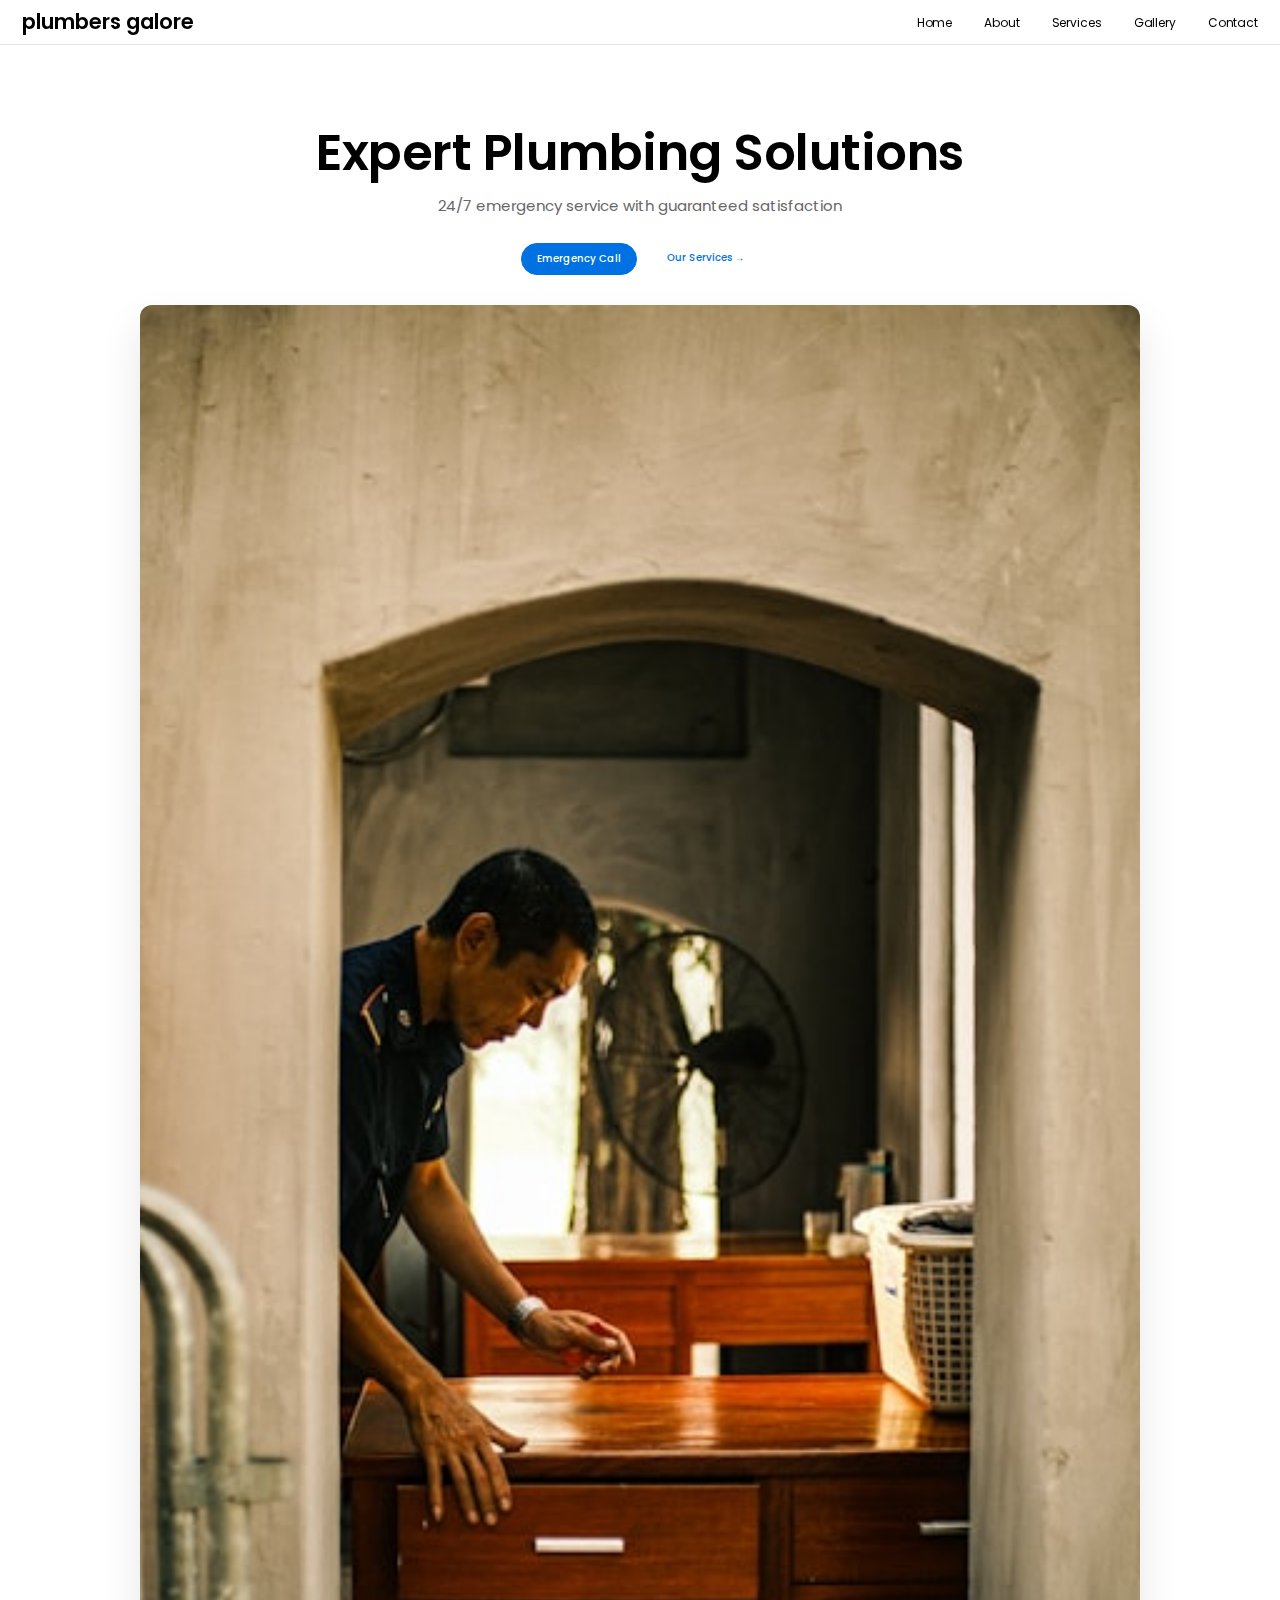
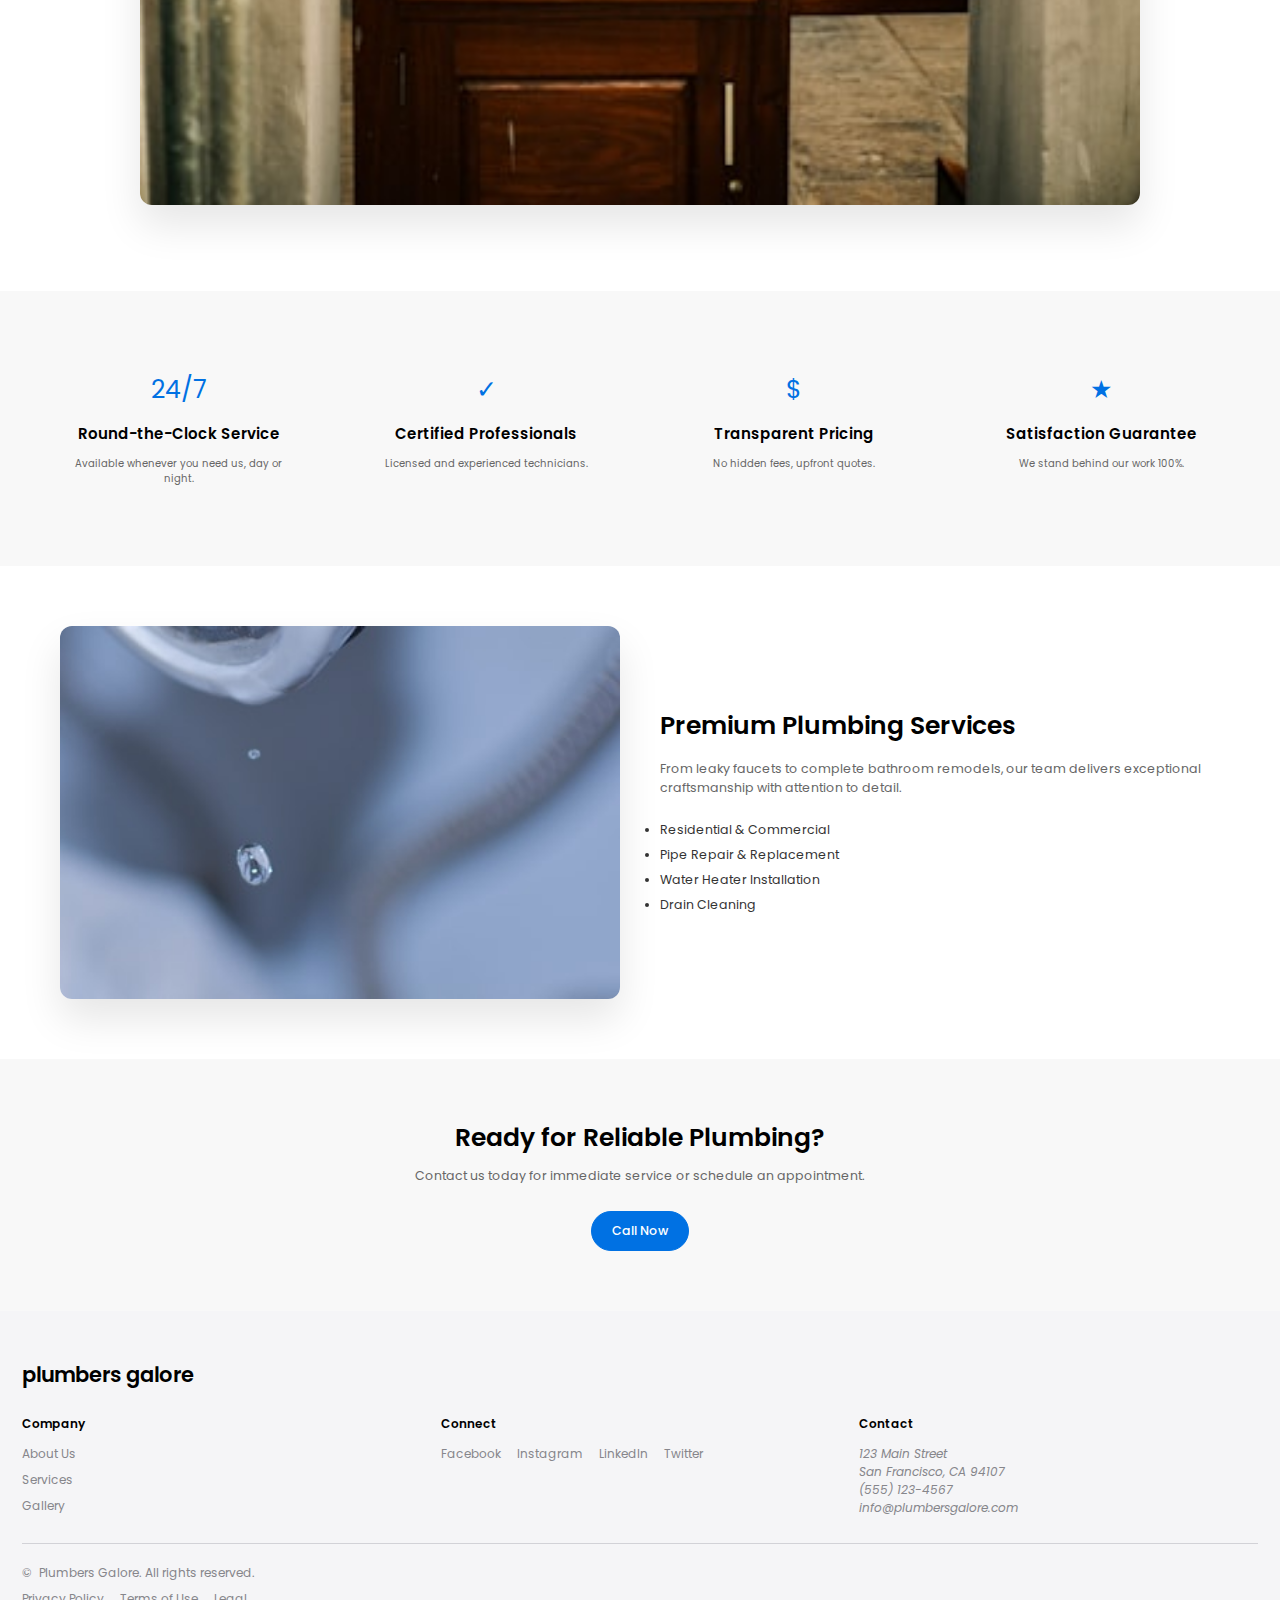
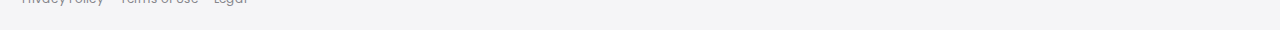
<file: index.html>
<!DOCTYPE html>
            <html lang="en">
            <head>
            <meta charset="UTF-8" />
            <meta name="viewport" content="width=device-width, initial-scale=1.0" />
            <title>plumbers galore | Home</title>
            <link rel="stylesheet" href="css/base.css" />
            <link rel="stylesheet" href="css/index.css" />
            </head>
            <body>
            <header class="site-header">
  <div class="header-container">
    <a href="index.html" class="logo">plumbers galore</a>
    
    <button class="menu-toggle" aria-label="Toggle navigation">
      <span class="hamburger"></span>
    </button>
    
    <nav class="main-nav">
      <ul class="nav-menu">
        <li><a href="index.html">Home</a></li>
        <li><a href="about.html">About</a></li>
        <li><a href="services.html">Services</a></li>
        <li><a href="gallery.html">Gallery</a></li>
        <li><a href="contact.html">Contact</a></li>
      </ul>
    </nav>
  </div>
</header>

            <!DOCTYPE html>
<html lang="en">
<head>
    <meta charset="UTF-8">
    <meta name="viewport" content="width=device-width, initial-scale=1.0">
    <title>Plumbers Galore | Premium Plumbing Solutions</title>
    <link rel="preconnect" href="https://fonts.googleapis.com">
    <link rel="preconnect" href="https://fonts.gstatic.com" crossorigin>
    <link href="https://fonts.googleapis.com/css2?family=Poppins:wght@300;400;500;600;700&display=swap" rel="stylesheet">
    <link rel="stylesheet" href="css/base.css">
    <link rel="stylesheet" href="css/index.css">
</head>
<body>
    <!-- header include -->
    
    <main>
        <!-- Hero Section -->
        <section class="hero">
            <div class="hero-content">
                <h1 class="hero-title">Expert Plumbing Solutions</h1>
                <p class="hero-subtitle">24/7 emergency service with guaranteed satisfaction</p>
                <div class="hero-buttons">
                    <a href="#contact" class="btn btn-primary">Emergency Call</a>
                    <a href="#services" class="btn btn-link">Our Services <span class="icon-arrow">→</span></a>
                </div>
            </div>
            <div class="hero-image">
                <img src="images/index1.jpg" alt="Professional plumber at work">
            </div>
        </section>

        <!-- Features Section -->
        <section class="features">
            <div class="features-container">
                <div class="feature">
                    <div class="feature-icon">24/7</div>
                    <h3 class="feature-title">Round-the-Clock Service</h3>
                    <p class="feature-description">Available whenever you need us, day or night.</p>
                </div>
                <div class="feature">
                    <div class="feature-icon">✓</div>
                    <h3 class="feature-title">Certified Professionals</h3>
                    <p class="feature-description">Licensed and experienced technicians.</p>
                </div>
                <div class="feature">
                    <div class="feature-icon">$</div>
                    <h3 class="feature-title">Transparent Pricing</h3>
                    <p class="feature-description">No hidden fees, upfront quotes.</p>
                </div>
                <div class="feature">
                    <div class="feature-icon">★</div>
                    <h3 class="feature-title">Satisfaction Guarantee</h3>
                    <p class="feature-description">We stand behind our work 100%.</p>
                </div>
            </div>
        </section>

        <!-- Showcase Section -->
        <section class="showcase">
            <div class="showcase-container">
                <div class="showcase-image">
                    <img src="images/index2.jpg" alt="Plumbing installation">
                </div>
                <div class="showcase-content">
                    <h2 class="showcase-title">Premium Plumbing Services</h2>
                    <p class="showcase-description">From leaky faucets to complete bathroom remodels, our team delivers exceptional craftsmanship with attention to detail.</p>
                    <ul class="showcase-list">
                        <li>Residential & Commercial</li>
                        <li>Pipe Repair & Replacement</li>
                        <li>Water Heater Installation</li>
                        <li>Drain Cleaning</li>
                    </ul>
                </div>
            </div>
        </section>

        <!-- Call to Action -->
        <section class="cta">
            <div class="cta-container">
                <h2 class="cta-title">Ready for Reliable Plumbing?</h2>
                <p class="cta-subtitle">Contact us today for immediate service or schedule an appointment.</p>
                <a href="#contact" class="btn btn-primary btn-large">Call Now</a>
            </div>
        </section>
    </main>

    <!-- footer include -->

    <script src="js/base.js"></script>
    <script src="js/index.js"></script>
</body>
</html>

            <footer class="site-footer">
  <div class="footer-container">
    <div class="footer-content">
      <div class="footer-logo">plumbers galore</div>
      
      <div class="footer-links">
        <div class="footer-section">
          <h3 class="footer-heading">Company</h3>
          <ul>
            <li><a href="about.html">About Us</a></li>
            <li><a href="services.html">Services</a></li>
            <li><a href="gallery.html">Gallery</a></li>
          </ul>
        </div>
        
        <div class="footer-section">
          <h3 class="footer-heading">Connect</h3>
          <ul class="social-links">
            <li><a href="#" aria-label="Facebook">Facebook</a></li>
            <li><a href="#" aria-label="Instagram">Instagram</a></li>
            <li><a href="#" aria-label="LinkedIn">LinkedIn</a></li>
            <li><a href="#" aria-label="Twitter">Twitter</a></li>
          </ul>
        </div>
        
        <div class="footer-section">
          <h3 class="footer-heading">Contact</h3>
          <address>
            123 Main Street<br>
            San Francisco, CA 94107<br>
            <a href="tel:+15551234567">(555) 123-4567</a><br>
            <a href="mailto:info@plumbersgalore.com">info@plumbersgalore.com</a>
          </address>
        </div>
      </div>
    </div>
    
    <div class="footer-legal">
      <p class="copyright">&copy; <span id="year"></span> Plumbers Galore. All rights reserved.</p>
      <ul class="legal-links">
        <li><a href="#">Privacy Policy</a></li>
        <li><a href="#">Terms of Use</a></li>
        <li><a href="#">Legal</a></li>
      </ul>
    </div>
  </div>
</footer>

            <script src="js/base.js"></script>
            <script src="js/index.js"></script>
            </body>
            </html>
</file>
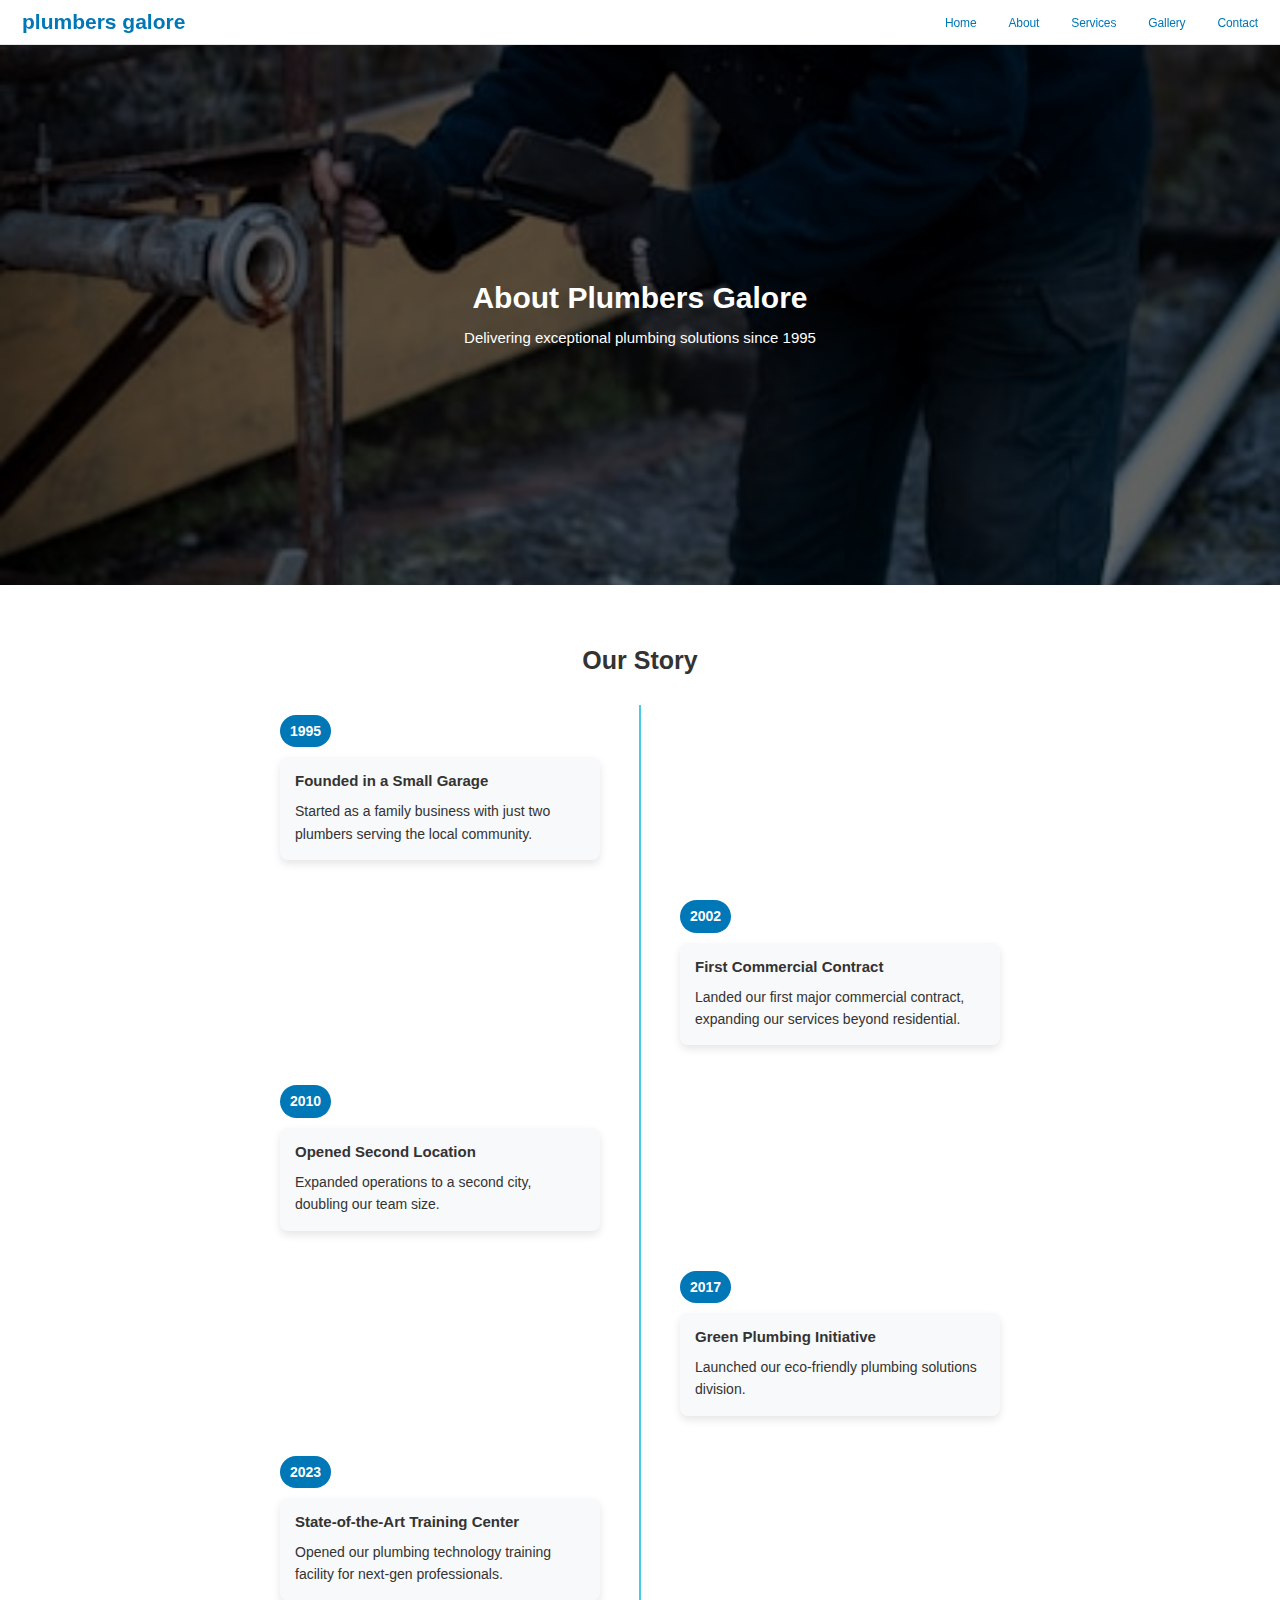
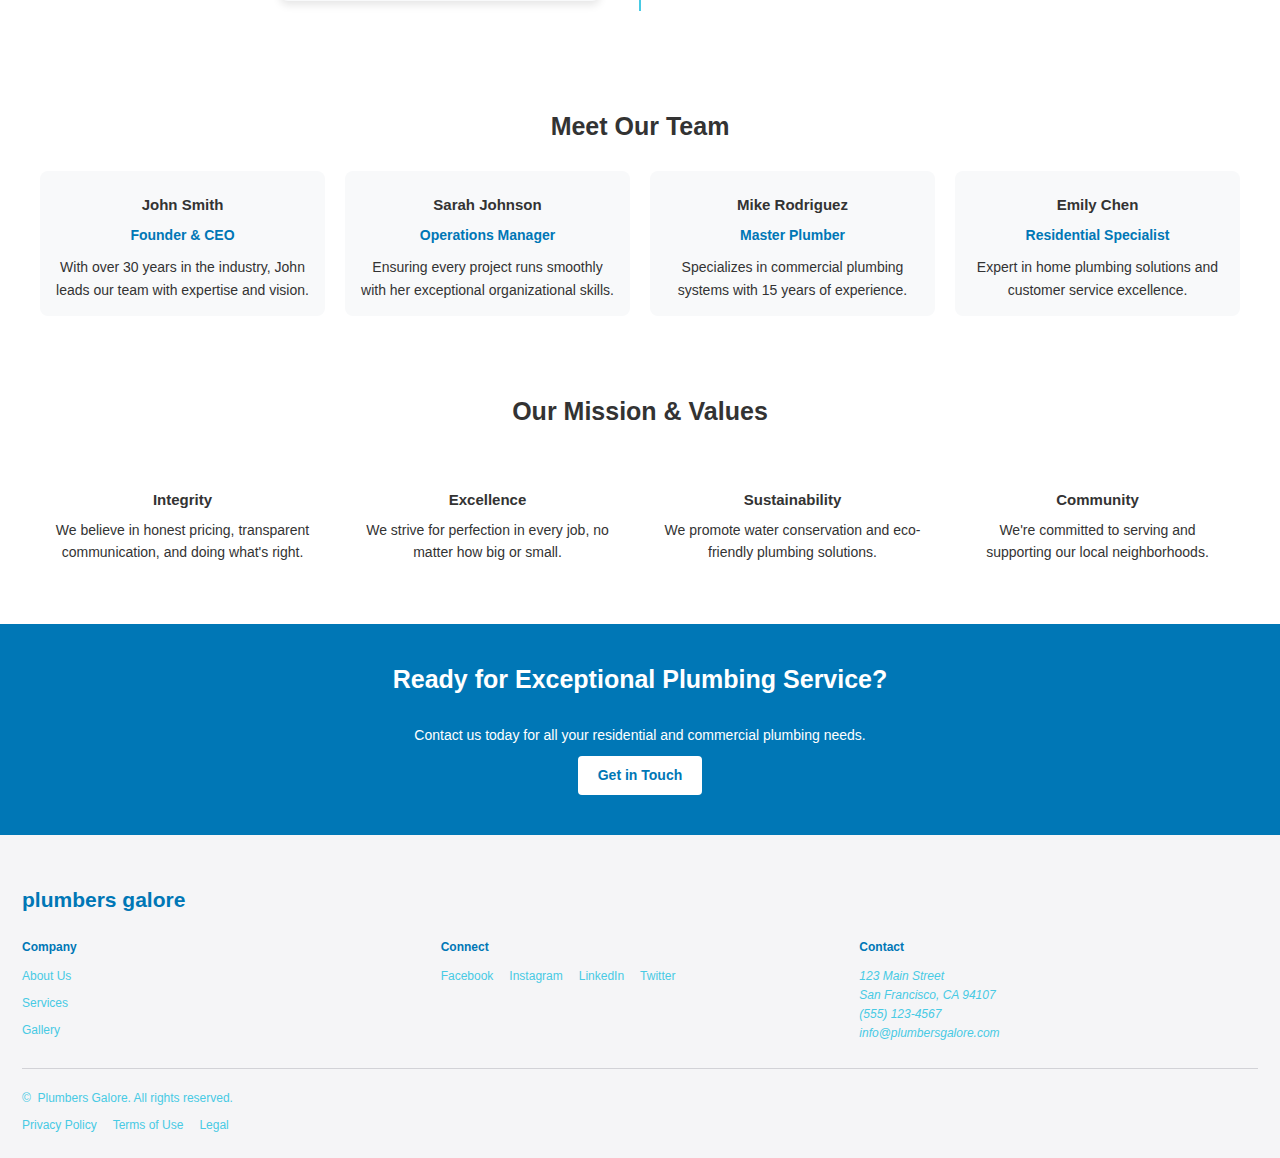
<file: about.html>
<!DOCTYPE html>
            <html lang="en">
            <head>
            <meta charset="UTF-8" />
            <meta name="viewport" content="width=device-width, initial-scale=1.0" />
            <title>plumbers galore | About Us</title>
            <link rel="stylesheet" href="css/base.css" />
            <link rel="stylesheet" href="css/about.css" />
            </head>
            <body>
            <header class="site-header">
  <div class="header-container">
    <a href="index.html" class="logo">plumbers galore</a>
    
    <button class="menu-toggle" aria-label="Toggle navigation">
      <span class="hamburger"></span>
    </button>
    
    <nav class="main-nav">
      <ul class="nav-menu">
        <li><a href="index.html">Home</a></li>
        <li><a href="about.html">About</a></li>
        <li><a href="services.html">Services</a></li>
        <li><a href="gallery.html">Gallery</a></li>
        <li><a href="contact.html">Contact</a></li>
      </ul>
    </nav>
  </div>
</header>

            <main>
  <!-- Hero Section -->
  <section class="hero">
    <div class="hero-image-container">
      <img src="images/about1.jpg" alt="Plumbers at work" class="hero-image">
      <div class="hero-overlay"></div>
    </div>
    <div class="hero-content">
      <h1>About Plumbers Galore</h1>
      <p class="subheading">Delivering exceptional plumbing solutions since 1995</p>
    </div>
  </section>

  <!-- Our Story Section -->
  <section class="section our-story">
    <div class="section-container">
      <h2>Our Story</h2>
      <div class="timeline">
        <div class="timeline-item">
          <div class="timeline-year">1995</div>
          <div class="timeline-content">
            <h3>Founded in a Small Garage</h3>
            <p>Started as a family business with just two plumbers serving the local community.</p>
          </div>
        </div>
        <div class="timeline-item">
          <div class="timeline-year">2002</div>
          <div class="timeline-content">
            <h3>First Commercial Contract</h3>
            <p>Landed our first major commercial contract, expanding our services beyond residential.</p>
          </div>
        </div>
        <div class="timeline-item">
          <div class="timeline-year">2010</div>
          <div class="timeline-content">
            <h3>Opened Second Location</h3>
            <p>Expanded operations to a second city, doubling our team size.</p>
          </div>
        </div>
        <div class="timeline-item">
          <div class="timeline-year">2017</div>
          <div class="timeline-content">
            <h3>Green Plumbing Initiative</h3>
            <p>Launched our eco-friendly plumbing solutions division.</p>
          </div>
        </div>
        <div class="timeline-item">
          <div class="timeline-year">2023</div>
          <div class="timeline-content">
            <h3>State-of-the-Art Training Center</h3>
            <p>Opened our plumbing technology training facility for next-gen professionals.</p>
          </div>
        </div>
      </div>
    </div>
  </section>

  <!-- Meet Our Team Section -->
  <section class="section meet-team">
    <div class="section-container">
      <h2>Meet Our Team</h2>
      <div class="team-grid">
        <div class="team-member">
          <div class="team-photo">
            <i class="fas fa-user-circle"></i>
          </div>
          <h3>John Smith</h3>
          <p class="position">Founder & CEO</p>
          <p class="bio">With over 30 years in the industry, John leads our team with expertise and vision.</p>
        </div>
        <div class="team-member">
          <div class="team-photo">
            <i class="fas fa-user-circle"></i>
          </div>
          <h3>Sarah Johnson</h3>
          <p class="position">Operations Manager</p>
          <p class="bio">Ensuring every project runs smoothly with her exceptional organizational skills.</p>
        </div>
        <div class="team-member">
          <div class="team-photo">
            <i class="fas fa-user-circle"></i>
          </div>
          <h3>Mike Rodriguez</h3>
          <p class="position">Master Plumber</p>
          <p class="bio">Specializes in commercial plumbing systems with 15 years of experience.</p>
        </div>
        <div class="team-member">
          <div class="team-photo">
            <i class="fas fa-user-circle"></i>
          </div>
          <h3>Emily Chen</h3>
          <p class="position">Residential Specialist</p>
          <p class="bio">Expert in home plumbing solutions and customer service excellence.</p>
        </div>
      </div>
    </div>
  </section>

  <!-- Mission & Values Section -->
  <section class="section mission-values">
    <div class="section-container">
      <h2>Our Mission & Values</h2>
      <div class="values-grid">
        <div class="value-item">
          <div class="value-icon">
            <i class="fas fa-handshake"></i>
          </div>
          <h3>Integrity</h3>
          <p>We believe in honest pricing, transparent communication, and doing what's right.</p>
        </div>
        <div class="value-item">
          <div class="value-icon">
            <i class="fas fa-award"></i>
          </div>
          <h3>Excellence</h3>
          <p>We strive for perfection in every job, no matter how big or small.</p>
        </div>
        <div class="value-item">
          <div class="value-icon">
            <i class="fas fa-leaf"></i>
          </div>
          <h3>Sustainability</h3>
          <p>We promote water conservation and eco-friendly plumbing solutions.</p>
        </div>
        <div class="value-item">
          <div class="value-icon">
            <i class="fas fa-users"></i>
          </div>
          <h3>Community</h3>
          <p>We're committed to serving and supporting our local neighborhoods.</p>
        </div>
      </div>
    </div>
  </section>

  <!-- CTA Section -->
  <section class="section cta-banner">
    <div class="section-container">
      <h2>Ready for Exceptional Plumbing Service?</h2>
      <p>Contact us today for all your residential and commercial plumbing needs.</p>
      <a href="contact.html" class="btn btn-primary">Get in Touch</a>
    </div>
  </section>
</main>

            <footer class="site-footer">
  <div class="footer-container">
    <div class="footer-content">
      <div class="footer-logo">plumbers galore</div>
      
      <div class="footer-links">
        <div class="footer-section">
          <h3 class="footer-heading">Company</h3>
          <ul>
            <li><a href="about.html">About Us</a></li>
            <li><a href="services.html">Services</a></li>
            <li><a href="gallery.html">Gallery</a></li>
          </ul>
        </div>
        
        <div class="footer-section">
          <h3 class="footer-heading">Connect</h3>
          <ul class="social-links">
            <li><a href="#" aria-label="Facebook">Facebook</a></li>
            <li><a href="#" aria-label="Instagram">Instagram</a></li>
            <li><a href="#" aria-label="LinkedIn">LinkedIn</a></li>
            <li><a href="#" aria-label="Twitter">Twitter</a></li>
          </ul>
        </div>
        
        <div class="footer-section">
          <h3 class="footer-heading">Contact</h3>
          <address>
            123 Main Street<br>
            San Francisco, CA 94107<br>
            <a href="tel:+15551234567">(555) 123-4567</a><br>
            <a href="mailto:info@plumbersgalore.com">info@plumbersgalore.com</a>
          </address>
        </div>
      </div>
    </div>
    
    <div class="footer-legal">
      <p class="copyright">&copy; <span id="year"></span> Plumbers Galore. All rights reserved.</p>
      <ul class="legal-links">
        <li><a href="#">Privacy Policy</a></li>
        <li><a href="#">Terms of Use</a></li>
        <li><a href="#">Legal</a></li>
      </ul>
    </div>
  </div>
</footer>

            <script src="js/base.js"></script>
            <script src="js/about.js"></script>
            </body>
            </html>
</file>
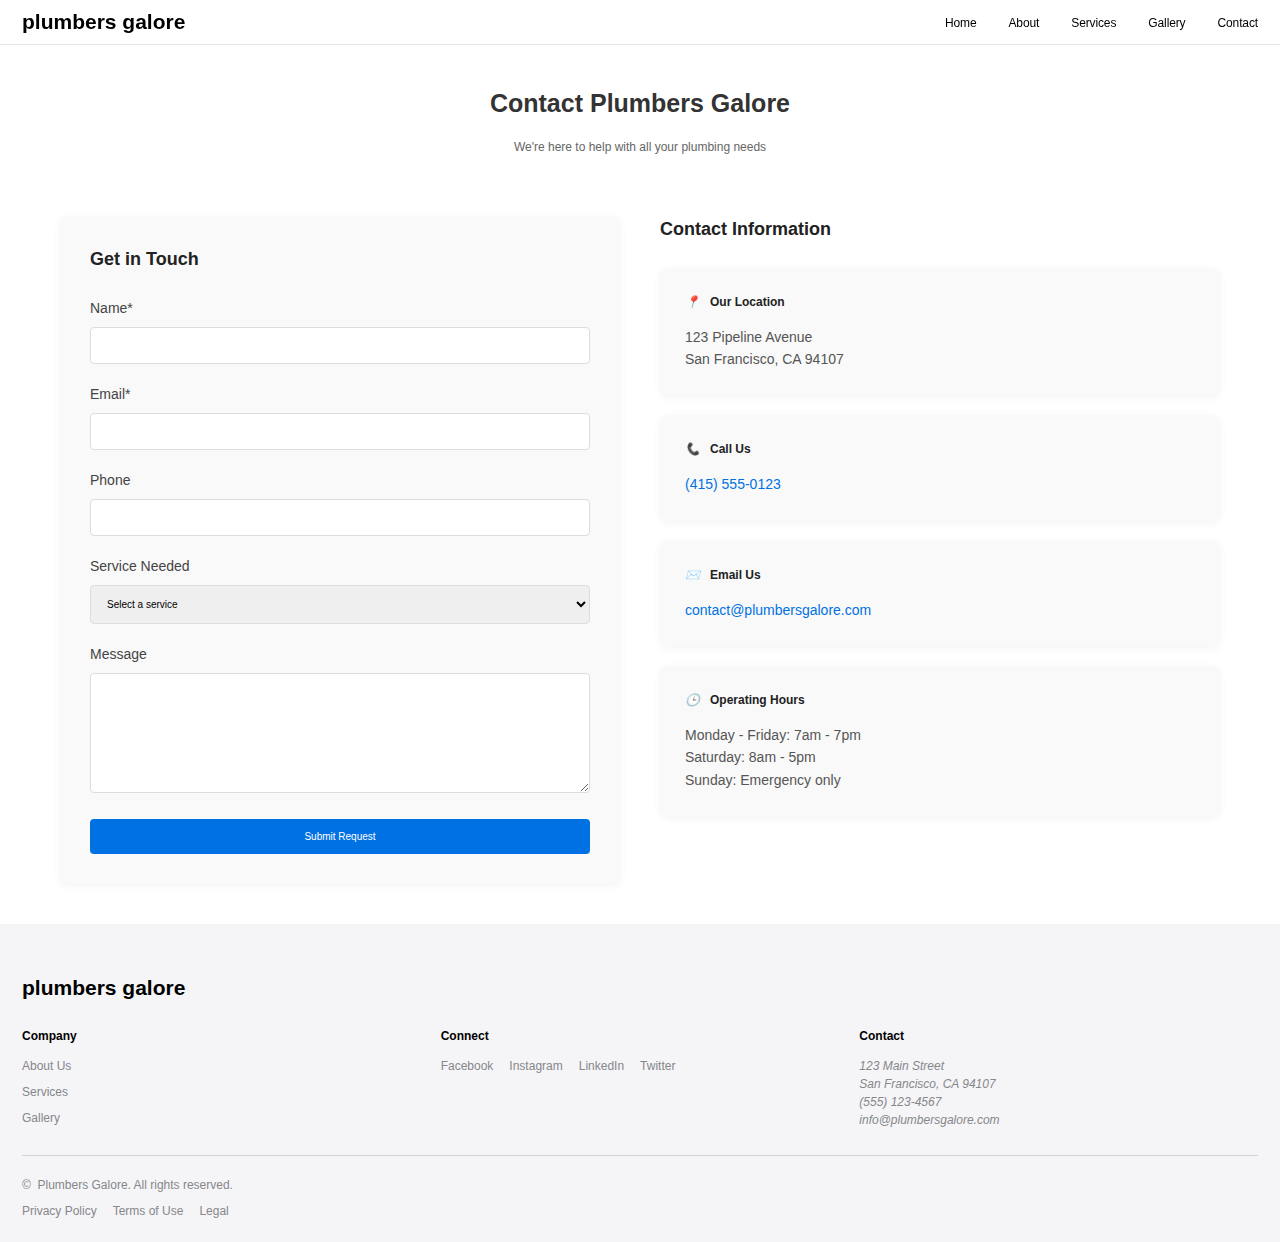
<file: contact.html>
<!DOCTYPE html>
            <html lang="en">
            <head>
            <meta charset="UTF-8" />
            <meta name="viewport" content="width=device-width, initial-scale=1.0" />
            <title>plumbers galore | Contact Us</title>
            <link rel="stylesheet" href="css/base.css" />
            <link rel="stylesheet" href="css/contact.css" />
            </head>
            <body>
            <header class="site-header">
  <div class="header-container">
    <a href="index.html" class="logo">plumbers galore</a>
    
    <button class="menu-toggle" aria-label="Toggle navigation">
      <span class="hamburger"></span>
    </button>
    
    <nav class="main-nav">
      <ul class="nav-menu">
        <li><a href="index.html">Home</a></li>
        <li><a href="about.html">About</a></li>
        <li><a href="services.html">Services</a></li>
        <li><a href="gallery.html">Gallery</a></li>
        <li><a href="contact.html">Contact</a></li>
      </ul>
    </nav>
  </div>
</header>

            <main class="contact-container">
  <section class="contact-hero">
    <h1>Contact Plumbers Galore</h1>
    <p class="subheading">We're here to help with all your plumbing needs</p>
  </section>

  <div class="contact-content">
    <div class="contact-form-container">
      <form id="customForm" data-form-handler="" class="contact-form">
        <h2>Get in Touch</h2>
        <div class="form-group">
          <label for="name">Name*</label>
          <input type="text" id="name" name="name" required>
        </div>
        <div class="form-group">
          <label for="email">Email*</label>
          <input type="email" id="email" name="email" required>
        </div>
        <div class="form-group">
          <label for="phone">Phone</label>
          <input type="tel" id="phone" name="phone">
        </div>
        <div class="form-group">
          <label for="service">Service Needed</label>
          <select id="service" name="service">
            <option value="">Select a service</option>
            <option value="emergency">Emergency Repair</option>
            <option value="installation">Fixture Installation</option>
            <option value="drain">Drain Cleaning</option>
            <option value="water-heater">Water Heater Service</option>
            <option value="other">Other</option>
          </select>
        </div>
        <div class="form-group">
          <label for="message">Message</label>
          <textarea id="message" name="message" rows="5"></textarea>
        </div>
        <button type="submit" class="btn-submit">Submit Request</button>
      </form>
    </div>

    <div class="contact-info-container">
      <h2>Contact Information</h2>
      <div class="info-card">
        <h3><i class="icon-location"></i> Our Location</h3>
        <p>123 Pipeline Avenue<br>San Francisco, CA 94107</p>
      </div>
      <div class="info-card">
        <h3><i class="icon-phone"></i> Call Us</h3>
        <p><a href="tel:+14155550123">(415) 555-0123</a></p>
      </div>
      <div class="info-card">
        <h3><i class="icon-email"></i> Email Us</h3>
        <p><a href="mailto:contact@plumbersgalore.com">contact@plumbersgalore.com</a></p>
      </div>
      <div class="info-card">
        <h3><i class="icon-hours"></i> Operating Hours</h3>
        <p>Monday - Friday: 7am - 7pm<br>
        Saturday: 8am - 5pm<br>
        Sunday: Emergency only</p>
      </div>
    </div>
  </div>
</main>

            <footer class="site-footer">
  <div class="footer-container">
    <div class="footer-content">
      <div class="footer-logo">plumbers galore</div>
      
      <div class="footer-links">
        <div class="footer-section">
          <h3 class="footer-heading">Company</h3>
          <ul>
            <li><a href="about.html">About Us</a></li>
            <li><a href="services.html">Services</a></li>
            <li><a href="gallery.html">Gallery</a></li>
          </ul>
        </div>
        
        <div class="footer-section">
          <h3 class="footer-heading">Connect</h3>
          <ul class="social-links">
            <li><a href="#" aria-label="Facebook">Facebook</a></li>
            <li><a href="#" aria-label="Instagram">Instagram</a></li>
            <li><a href="#" aria-label="LinkedIn">LinkedIn</a></li>
            <li><a href="#" aria-label="Twitter">Twitter</a></li>
          </ul>
        </div>
        
        <div class="footer-section">
          <h3 class="footer-heading">Contact</h3>
          <address>
            123 Main Street<br>
            San Francisco, CA 94107<br>
            <a href="tel:+15551234567">(555) 123-4567</a><br>
            <a href="mailto:info@plumbersgalore.com">info@plumbersgalore.com</a>
          </address>
        </div>
      </div>
    </div>
    
    <div class="footer-legal">
      <p class="copyright">&copy; <span id="year"></span> Plumbers Galore. All rights reserved.</p>
      <ul class="legal-links">
        <li><a href="#">Privacy Policy</a></li>
        <li><a href="#">Terms of Use</a></li>
        <li><a href="#">Legal</a></li>
      </ul>
    </div>
  </div>
</footer>

            <script src="js/base.js"></script>
            <script src="js/contact.js"></script>
            </body>
            </html>
</file>
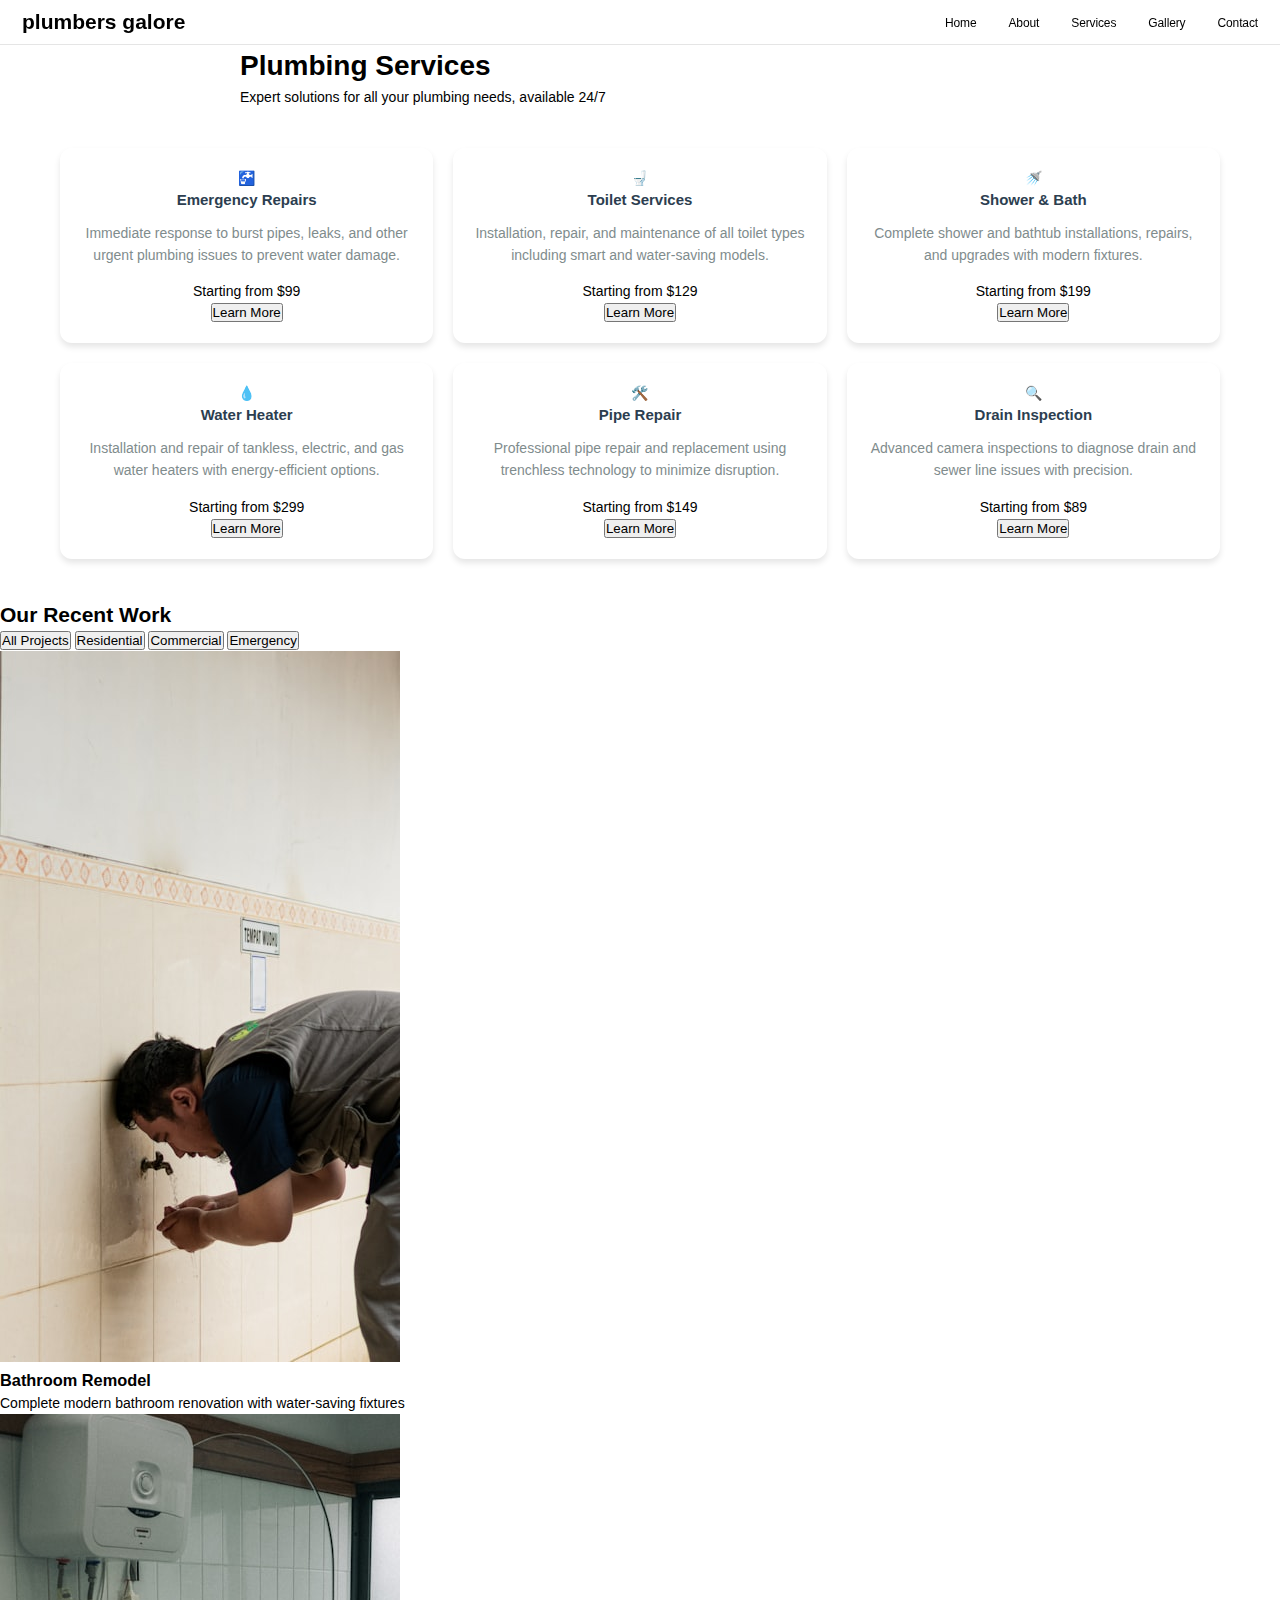
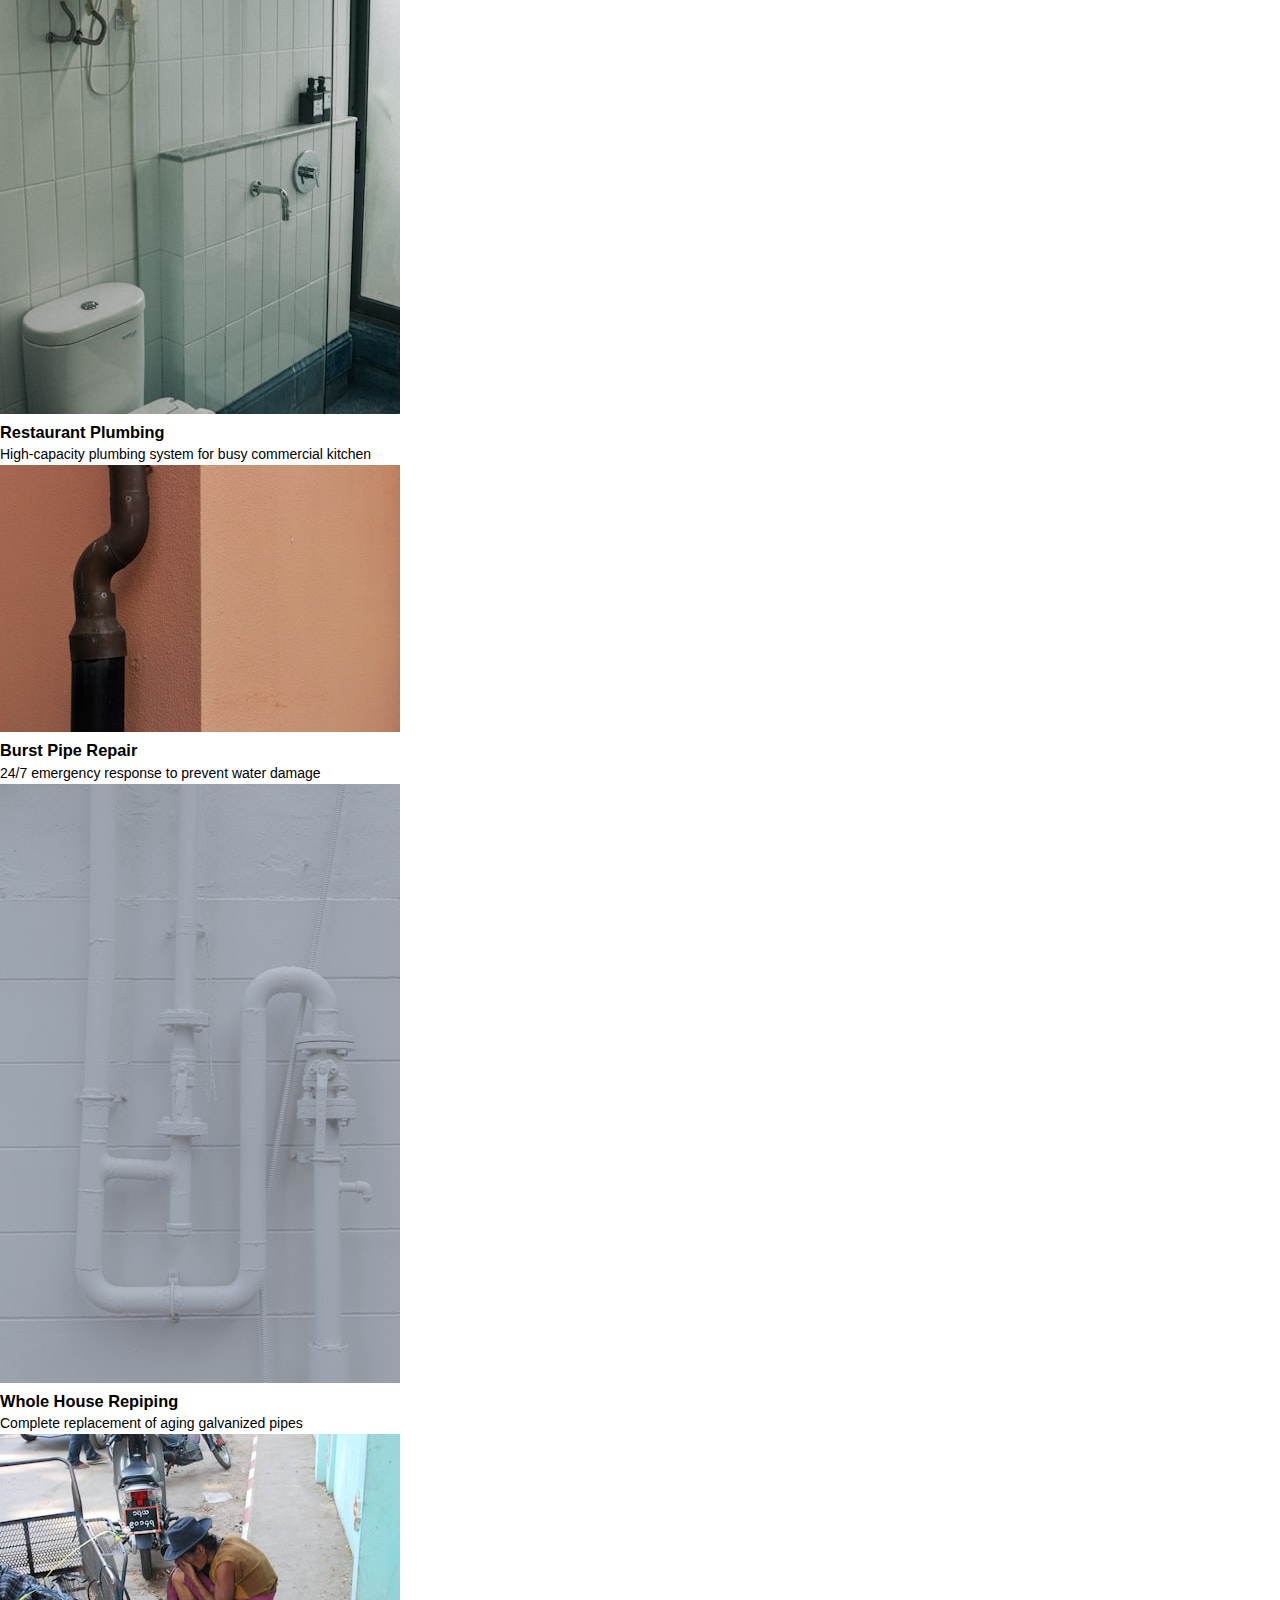
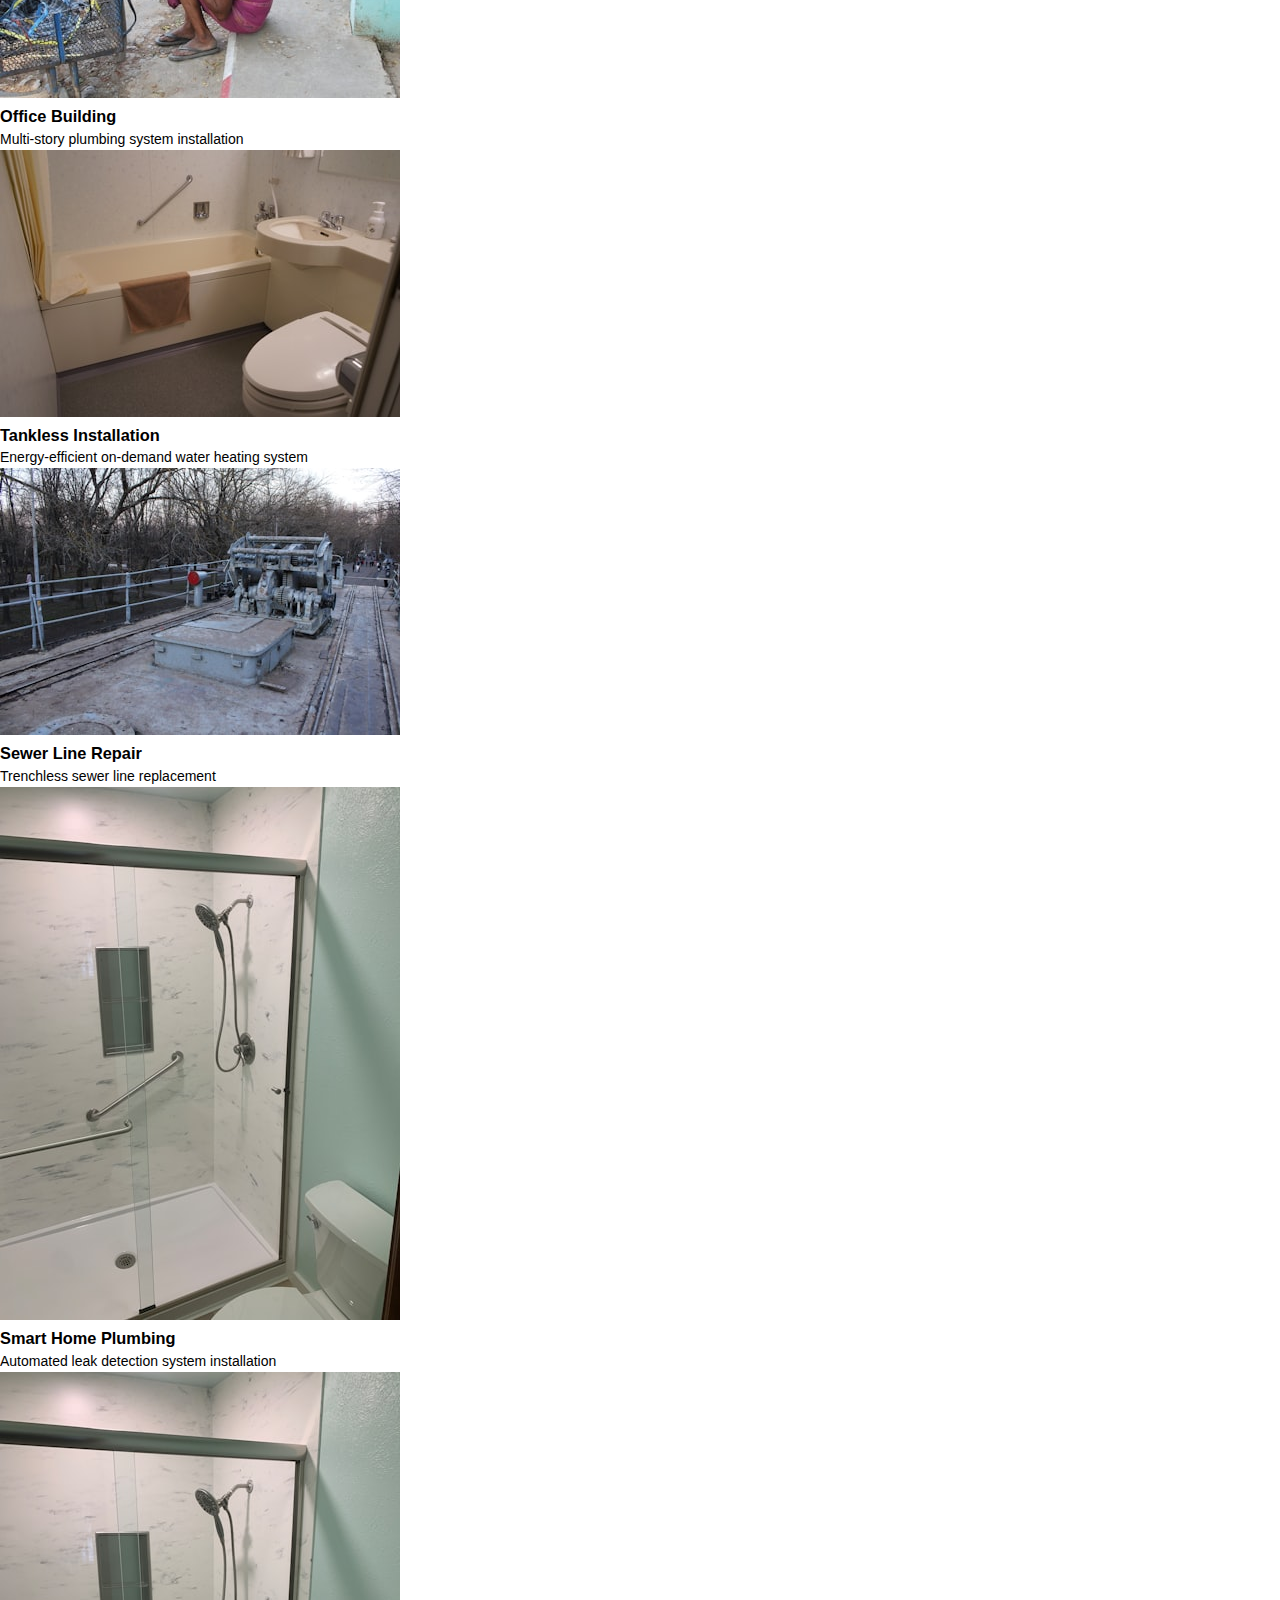
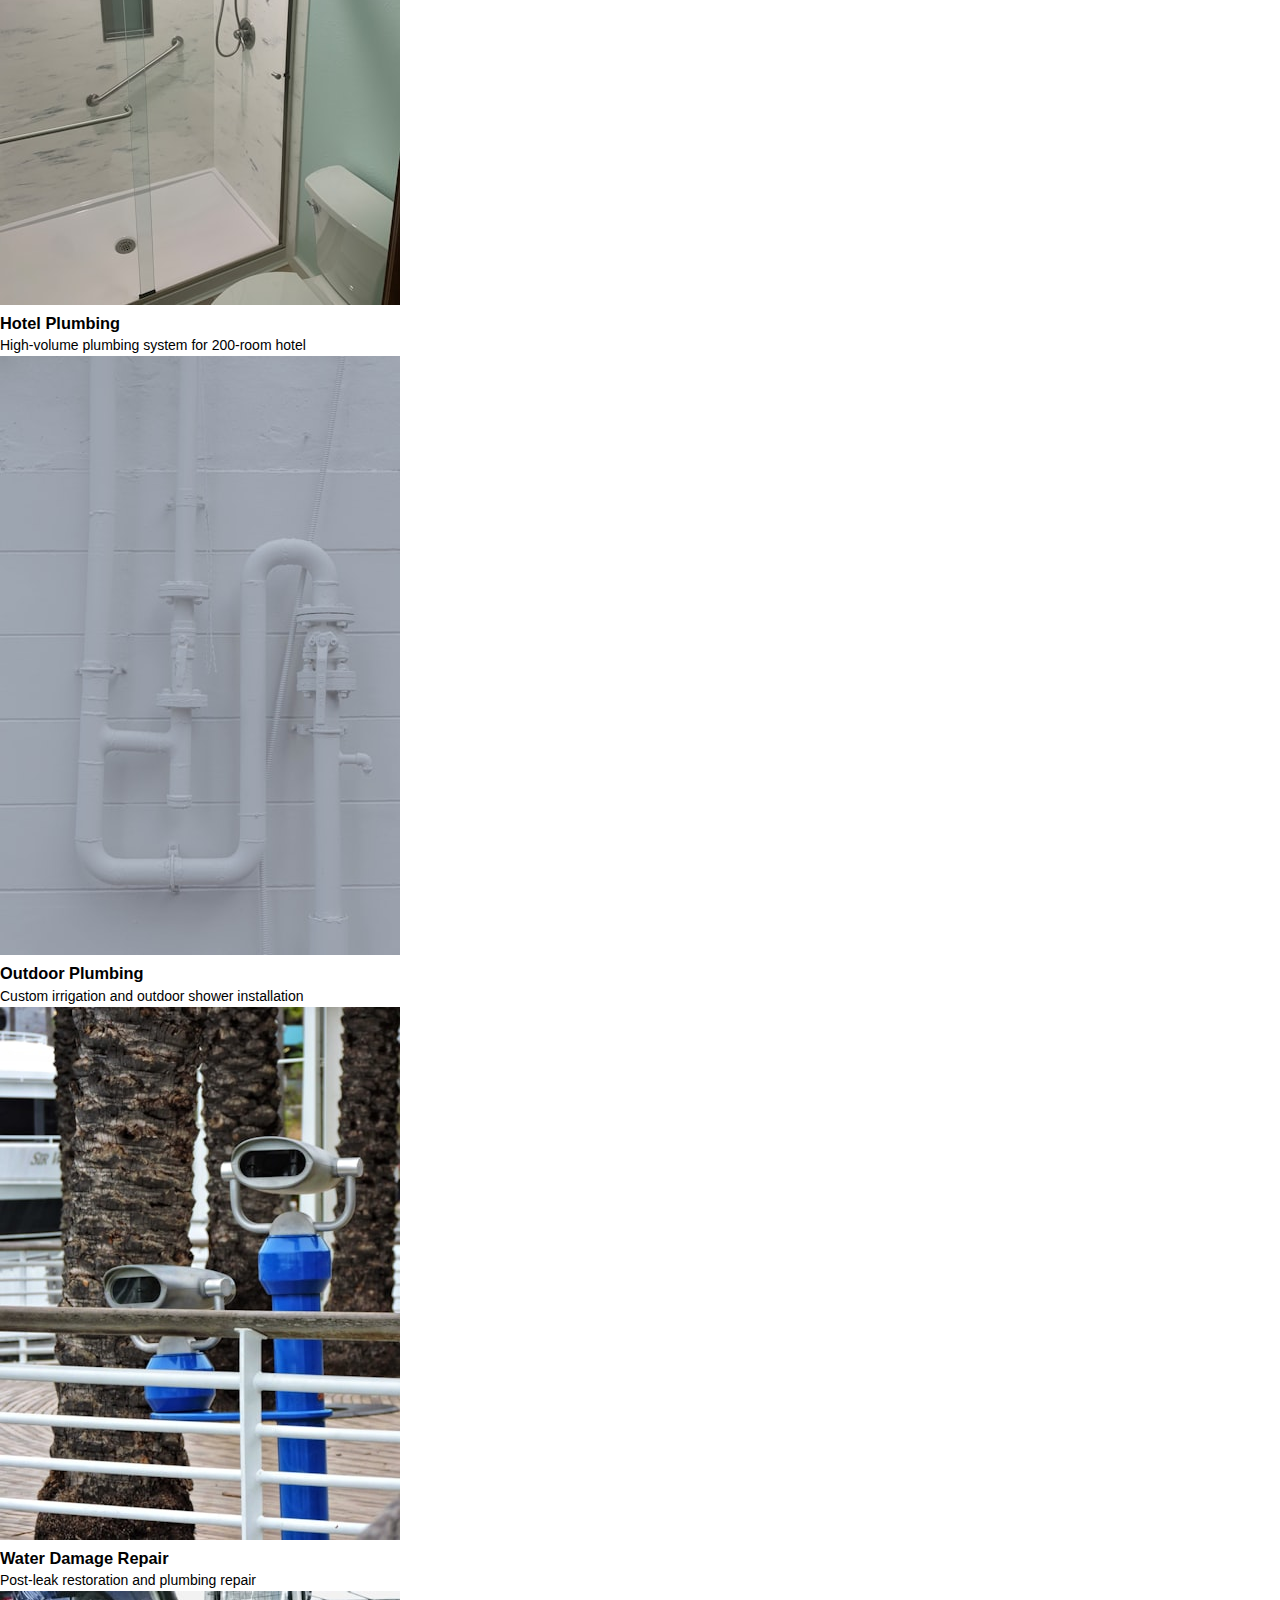
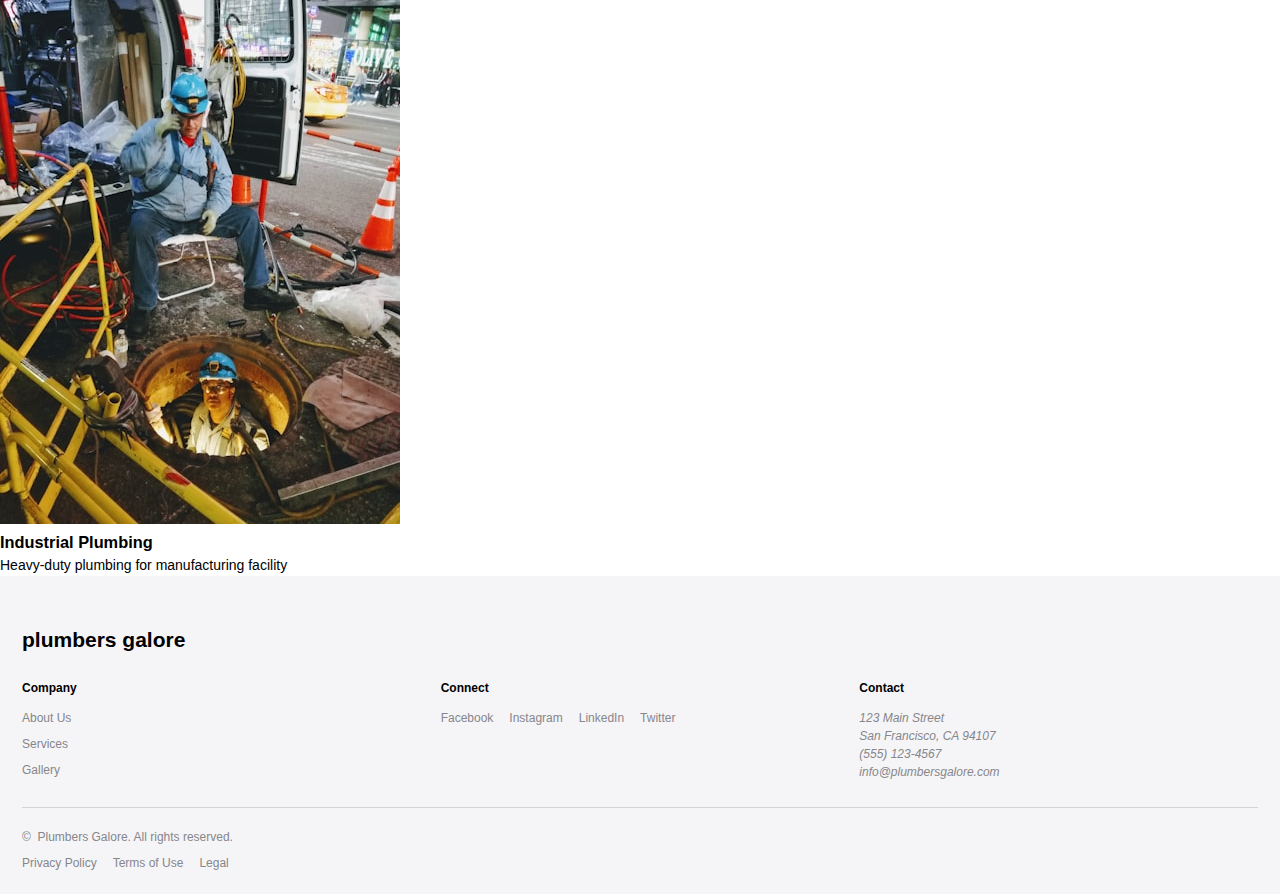
<file: services.html>
<!DOCTYPE html>
            <html lang="en">
            <head>
            <meta charset="UTF-8" />
            <meta name="viewport" content="width=device-width, initial-scale=1.0" />
            <title>plumbers galore | Services</title>
            <link rel="stylesheet" href="css/base.css" />
            <link rel="stylesheet" href="css/services.css" />
            </head>
            <body>
            <header class="site-header">
  <div class="header-container">
    <a href="index.html" class="logo">plumbers galore</a>
    
    <button class="menu-toggle" aria-label="Toggle navigation">
      <span class="hamburger"></span>
    </button>
    
    <nav class="main-nav">
      <ul class="nav-menu">
        <li><a href="index.html">Home</a></li>
        <li><a href="about.html">About</a></li>
        <li><a href="services.html">Services</a></li>
        <li><a href="gallery.html">Gallery</a></li>
        <li><a href="contact.html">Contact</a></li>
      </ul>
    </nav>
  </div>
</header>

            <main class="services-page">
  <!-- Hero Section -->
  <section class="services-hero">
    <div class="hero-content">
      <h1>Plumbing Services</h1>
      <p class="subheading">Expert solutions for all your plumbing needs, available 24/7</p>
    </div>
  </section>

  <!-- Services Grid -->
  <section class="services-grid">
    <div class="grid-container">
      <!-- Service Card 1 -->
      <div class="service-card">
        <div class="card-icon">🚰</div>
        <h3>Emergency Repairs</h3>
        <p>Immediate response to burst pipes, leaks, and other urgent plumbing issues to prevent water damage.</p>
        <div class="price">Starting from $99</div>
        <button class="btn-learn-more">Learn More</button>
      </div>

      <!-- Service Card 2 -->
      <div class="service-card">
        <div class="card-icon">🚽</div>
        <h3>Toilet Services</h3>
        <p>Installation, repair, and maintenance of all toilet types including smart and water-saving models.</p>
        <div class="price">Starting from $129</div>
        <button class="btn-learn-more">Learn More</button>
      </div>

      <!-- Service Card 3 -->
      <div class="service-card">
        <div class="card-icon">🚿</div>
        <h3>Shower & Bath</h3>
        <p>Complete shower and bathtub installations, repairs, and upgrades with modern fixtures.</p>
        <div class="price">Starting from $199</div>
        <button class="btn-learn-more">Learn More</button>
      </div>

      <!-- Service Card 4 -->
      <div class="service-card">
        <div class="card-icon">💧</div>
        <h3>Water Heater</h3>
        <p>Installation and repair of tankless, electric, and gas water heaters with energy-efficient options.</p>
        <div class="price">Starting from $299</div>
        <button class="btn-learn-more">Learn More</button>
      </div>

      <!-- Service Card 5 -->
      <div class="service-card">
        <div class="card-icon">🛠️</div>
        <h3>Pipe Repair</h3>
        <p>Professional pipe repair and replacement using trenchless technology to minimize disruption.</p>
        <div class="price">Starting from $149</div>
        <button class="btn-learn-more">Learn More</button>
      </div>

      <!-- Service Card 6 -->
      <div class="service-card">
        <div class="card-icon">🔍</div>
        <h3>Drain Inspection</h3>
        <p>Advanced camera inspections to diagnose drain and sewer line issues with precision.</p>
        <div class="price">Starting from $89</div>
        <button class="btn-learn-more">Learn More</button>
      </div>
    </div>
  </section>

  <!-- Project Gallery -->
  <section class="project-gallery">
    <h2>Our Recent Work</h2>
    <div class="filter-buttons">
      <button class="filter-btn active" data-filter="all">All Projects</button>
      <button class="filter-btn" data-filter="residential">Residential</button>
      <button class="filter-btn" data-filter="commercial">Commercial</button>
      <button class="filter-btn" data-filter="emergency">Emergency</button>
    </div>

    <div class="masonry-grid">
      <!-- Project 1 -->
      <div class="grid-item residential" data-category="residential">
        <img src="images/services1.jpg" alt="Residential bathroom remodel">
        <div class="overlay">
          <h3>Bathroom Remodel</h3>
          <p>Complete modern bathroom renovation with water-saving fixtures</p>
        </div>
      </div>

      <!-- Project 2 -->
      <div class="grid-item commercial" data-category="commercial">
        <img src="images/services2.jpg" alt="Commercial kitchen plumbing">
        <div class="overlay">
          <h3>Restaurant Plumbing</h3>
          <p>High-capacity plumbing system for busy commercial kitchen</p>
        </div>
      </div>

      <!-- Project 3 -->
      <div class="grid-item emergency" data-category="emergency">
        <img src="images/services3.jpg" alt="Emergency pipe repair">
        <div class="overlay">
          <h3>Burst Pipe Repair</h3>
          <p>24/7 emergency response to prevent water damage</p>
        </div>
      </div>

      <!-- Project 4 -->
      <div class="grid-item residential" data-category="residential">
        <img src="images/services4.jpg" alt="Whole house repiping">
        <div class="overlay">
          <h3>Whole House Repiping</h3>
          <p>Complete replacement of aging galvanized pipes</p>
        </div>
      </div>

      <!-- Project 5 -->
      <div class="grid-item commercial" data-category="commercial">
        <img src="images/services5.jpg" alt="Office building plumbing">
        <div class="overlay">
          <h3>Office Building</h3>
          <p>Multi-story plumbing system installation</p>
        </div>
      </div>

      <!-- Project 6 -->
      <div class="grid-item residential" data-category="residential">
        <img src="images/services6.jpg" alt="Tankless water heater">
        <div class="overlay">
          <h3>Tankless Installation</h3>
          <p>Energy-efficient on-demand water heating system</p>
        </div>
      </div>

      <!-- Project 7 -->
      <div class="grid-item emergency" data-category="emergency">
        <img src="images/services7.jpg" alt="Sewer line repair">
        <div class="overlay">
          <h3>Sewer Line Repair</h3>
          <p>Trenchless sewer line replacement</p>
        </div>
      </div>

      <!-- Project 8 -->
      <div class="grid-item residential" data-category="residential">
        <img src="images/services8.jpg" alt="Smart home plumbing">
        <div class="overlay">
          <h3>Smart Home Plumbing</h3>
          <p>Automated leak detection system installation</p>
        </div>
      </div>

      <!-- Project 9 -->
      <div class="grid-item commercial" data-category="commercial">
        <img src="images/services9.jpg" alt="Hotel plumbing">
        <div class="overlay">
          <h3>Hotel Plumbing</h3>
          <p>High-volume plumbing system for 200-room hotel</p>
        </div>
      </div>

      <!-- Project 10 -->
      <div class="grid-item residential" data-category="residential">
        <img src="images/services10.jpg" alt="Outdoor plumbing">
        <div class="overlay">
          <h3>Outdoor Plumbing</h3>
          <p>Custom irrigation and outdoor shower installation</p>
        </div>
      </div>

      <!-- Project 11 -->
      <div class="grid-item emergency" data-category="emergency">
        <img src="images/services11.jpg" alt="Water damage repair">
        <div class="overlay">
          <h3>Water Damage Repair</h3>
          <p>Post-leak restoration and plumbing repair</p>
        </div>
      </div>

      <!-- Project 12 -->
      <div class="grid-item commercial" data-category="commercial">
        <img src="images/services12.jpg" alt="Industrial plumbing">
        <div class="overlay">
          <h3>Industrial Plumbing</h3>
          <p>Heavy-duty plumbing for manufacturing facility</p>
        </div>
      </div>
    </div>
  </section>
</main>

            <footer class="site-footer">
  <div class="footer-container">
    <div class="footer-content">
      <div class="footer-logo">plumbers galore</div>
      
      <div class="footer-links">
        <div class="footer-section">
          <h3 class="footer-heading">Company</h3>
          <ul>
            <li><a href="about.html">About Us</a></li>
            <li><a href="services.html">Services</a></li>
            <li><a href="gallery.html">Gallery</a></li>
          </ul>
        </div>
        
        <div class="footer-section">
          <h3 class="footer-heading">Connect</h3>
          <ul class="social-links">
            <li><a href="#" aria-label="Facebook">Facebook</a></li>
            <li><a href="#" aria-label="Instagram">Instagram</a></li>
            <li><a href="#" aria-label="LinkedIn">LinkedIn</a></li>
            <li><a href="#" aria-label="Twitter">Twitter</a></li>
          </ul>
        </div>
        
        <div class="footer-section">
          <h3 class="footer-heading">Contact</h3>
          <address>
            123 Main Street<br>
            San Francisco, CA 94107<br>
            <a href="tel:+15551234567">(555) 123-4567</a><br>
            <a href="mailto:info@plumbersgalore.com">info@plumbersgalore.com</a>
          </address>
        </div>
      </div>
    </div>
    
    <div class="footer-legal">
      <p class="copyright">&copy; <span id="year"></span> Plumbers Galore. All rights reserved.</p>
      <ul class="legal-links">
        <li><a href="#">Privacy Policy</a></li>
        <li><a href="#">Terms of Use</a></li>
        <li><a href="#">Legal</a></li>
      </ul>
    </div>
  </div>
</footer>

            <script src="js/base.js"></script>
            <script src="js/services.js"></script>
            </body>
            </html>
</file>
<file: css/base.css>
:root {
  --primary-color: #000;
  --secondary-color: #86868b;
  --background-color: #f5f5f7;
  --link-color: #06c;
  --link-hover-color: #2997ff;
  --font-main: 'Poppins', 'Open Sans', -apple-system, BlinkMacSystemFont, sans-serif;
  --max-width: 1440px;
  --header-height: 44px;
  --footer-bg: #f5f5f7;
  --transition-speed: 0.3s;
}

* {
  margin: 0;
  padding: 0;
  box-sizing: border-box;
}

html {
  font-size: 62.5%;
  scroll-behavior: smooth;
}

body {
  font-family: var(--font-main);
  font-size: 1.4rem;
  line-height: 1.5;
  color: var(--primary-color);
  background-color: #fff;
  -webkit-font-smoothing: antialiased;
  -moz-osx-font-smoothing: grayscale;
}

a {
  color: var(--link-color);
  text-decoration: none;
  transition: color var(--transition-speed) ease;
}

a:hover {
  color: var(--link-hover-color);
}

/* Header Styles */
.site-header {
  background-color: rgba(255, 255, 255, 0.8);
  backdrop-filter: blur(20px);
  position: sticky;
  top: 0;
  z-index: 999;
  border-bottom: 1px solid rgba(0, 0, 0, 0.1);
}

.header-container {
  max-width: var(--max-width);
  margin: 0 auto;
  padding: 0 2.2rem;
  height: var(--header-height);
  display: flex;
  justify-content: space-between;
  align-items: center;
}

.logo {
  font-size: 2.1rem;
  font-weight: 600;
  color: var(--primary-color);
}

.main-nav ul {
  display: flex;
  list-style: none;
}

.main-nav li {
  margin-left: 3.2rem;
}

.main-nav a {
  font-size: 1.2rem;
  font-weight: 400;
  color: var(--primary-color);
  letter-spacing: -0.01em;
  position: relative;
}

.main-nav a:hover {
  color: var(--primary-color);
}

.main-nav a::after {
  content: '';
  position: absolute;
  bottom: -4px;
  left: 0;
  width: 0;
  height: 1px;
  background-color: var(--primary-color);
  transition: width var(--transition-speed) ease;
}

.main-nav a:hover::after {
  width: 100%;
}

/* Mobile Navigation */
.menu-toggle {
  display: none;
  background: none;
  border: none;
  cursor: pointer;
  padding: 1rem;
}

.hamburger {
  display: block;
  width: 2.4rem;
  height: 0.2rem;
  background-color: var(--primary-color);
  position: relative;
  transition: all var(--transition-speed) ease;
}

.hamburger::before,
.hamburger::after {
  content: '';
  position: absolute;
  width: 100%;
  height: 0.2rem;
  background-color: var(--primary-color);
  transition: all var(--transition-speed) ease;
}

.hamburger::before {
  top: -0.7rem;
}

.hamburger::after {
  bottom: -0.7rem;
}

/* Footer Styles */
.site-footer {
  background-color: var(--footer-bg);
  color: var(--secondary-color);
  padding: 4.8rem 0 2.2rem;
  font-size: 1.2rem;
}

.footer-container {
  max-width: var(--max-width);
  margin: 0 auto;
  padding: 0 2.2rem;
}

.footer-content {
  display: flex;
  flex-direction: column;
  margin-bottom: 2rem;
}

.footer-logo {
  font-size: 2.1rem;
  font-weight: 600;
  color: var(--primary-color);
  margin-bottom: 2.4rem;
}

.footer-links {
  display: grid;
  grid-template-columns: repeat(auto-fit, minmax(200px, 1fr));
  gap: 2rem;
}

.footer-heading {
  font-size: 1.2rem;
  font-weight: 600;
  color: var(--primary-color);
  margin-bottom: 1.2rem;
}

.footer-section ul {
  list-style: none;
}

.footer-section li {
  margin-bottom: 0.8rem;
}

.footer-section a {
  color: var(--secondary-color);
}

.footer-section a:hover {
  color: var(--primary-color);
  text-decoration: underline;
}

.social-links {
  display: flex;
  gap: 1.6rem;
}

.footer-legal {
  border-top: 1px solid #d2d2d7;
  padding-top: 2rem;
  display: flex;
  flex-direction: column;
  gap: 0.8rem;
}

.copyright {
  color: var(--secondary-color);
}

.legal-links {
  display: flex;
  gap: 1.6rem;
  list-style: none;
}

.legal-links a {
  color: var(--secondary-color);
}

.legal-links a:hover {
  color: var(--primary-color);
  text-decoration: underline;
}

/* Responsive Styles */
@media (max-width: 768px) {
  .menu-toggle {
    display: block;
  }
  
  .main-nav {
    position: fixed;
    top: var(--header-height);
    left: 0;
    width: 100%;
    background-color: rgba(255, 255, 255, 0.95);
    backdrop-filter: blur(20px);
    padding: 2rem;
    transform: translateY(-100%);
    opacity: 0;
    transition: all var(--transition-speed) ease;
    pointer-events: none;
  }
  
  .main-nav.active {
    transform: translateY(0);
    opacity: 1;
    pointer-events: all;
  }
  
  .main-nav ul {
    flex-direction: column;
  }
  
  .main-nav li {
    margin: 0 0 1.6rem 0;
  }
  
  .main-nav a {
    font-size: 1.6rem;
    font-weight: 400;
  }
  
  .menu-toggle.active .hamburger {
    background-color: transparent;
  }
  
  .menu-toggle.active .hamburger::before {
    transform: translateY(0.7rem) rotate(45deg);
  }
  
  .menu-toggle.active .hamburger::after {
    transform: translateY(-0.7rem) rotate(-45deg);
  }
  
  .footer-links {
    grid-template-columns: 1fr;
  }
}

/* Year update for copyright */
#year {
  display: inline-block;
}
</file>
<file: css/index.css>
/* Hero Section */
.hero {
    padding: 6rem 2rem;
    display: flex;
    flex-direction: column;
    align-items: center;
    text-align: center;
    max-width: 1200px;
    margin: 0 auto;
}

.hero-content {
    margin-bottom: 3rem;
    max-width: 800px;
}

.hero-title {
    font-size: 3.5rem;
    font-weight: 600;
    margin-bottom: 1.5rem;
    line-height: 1.1;
    letter-spacing: -0.5px;
}

.hero-subtitle {
    font-size: 1.5rem;
    font-weight: 400;
    margin-bottom: 2.5rem;
    color: #666;
    max-width: 600px;
    margin-left: auto;
    margin-right: auto;
}

.hero-image {
    width: 100%;
    max-width: 1000px;
    margin: 0 auto;
}

.hero-image img {
    width: 100%;
    height: auto;
    border-radius: 12px;
    box-shadow: 0 20px 40px rgba(0,0,0,0.1);
}

.hero-buttons {
    display: flex;
    gap: 1.5rem;
    justify-content: center;
    margin-top: 2rem;
}

/* Features Section */
.features {
    padding: 6rem 2rem;
    background-color: #f8f8f8;
    text-align: center;
}

.features-container {
    display: grid;
    grid-template-columns: repeat(auto-fit, minmax(250px, 1fr));
    gap: 3rem;
    max-width: 1200px;
    margin: 0 auto;
}

.feature {
    padding: 2rem;
}

.feature-icon {
    font-size: 2.5rem;
    margin-bottom: 1.5rem;
    color: #0071e3;
}

.feature-title {
    font-size: 1.5rem;
    font-weight: 600;
    margin-bottom: 1rem;
}

.feature-description {
    font-size: 1rem;
    color: #666;
    line-height: 1.5;
}

/* Showcase Section */
.showcase {
    padding: 6rem 2rem;
    max-width: 1200px;
    margin: 0 auto;
}

.showcase-container {
    display: flex;
    flex-direction: column;
    gap: 4rem;
    align-items: center;
}

.showcase-image {
    width: 100%;
    border-radius: 12px;
    overflow: hidden;
    box-shadow: 0 20px 40px rgba(0,0,0,0.1);
}

.showcase-image img {
    width: 100%;
    height: auto;
    display: block;
}

.showcase-content {
    text-align: center;
}

.showcase-title {
    font-size: 2.5rem;
    font-weight: 600;
    margin-bottom: 1.5rem;
}

.showcase-description {
    font-size: 1.25rem;
    color: #666;
    margin-bottom: 2rem;
    line-height: 1.5;
}

.showcase-list {
    text-align: left;
    display: inline-block;
    font-size: 1.25rem;
    line-height: 2;
    color: #333;
}

/* Call to Action */
.cta {
    padding: 6rem 2rem;
    background-color: #f8f8f8;
    text-align: center;
}

.cta-container {
    max-width: 800px;
    margin: 0 auto;
}

.cta-title {
    font-size: 2.5rem;
    font-weight: 600;
    margin-bottom: 1rem;
}

.cta-subtitle {
    font-size: 1.25rem;
    color: #666;
    margin-bottom: 2.5rem;
}

/* Buttons */
.btn {
    display: inline-block;
    padding: 0.75rem 1.5rem;
    border-radius: 30px;
    font-size: 1rem;
    font-weight: 500;
    text-decoration: none;
    transition: all 0.3s ease;
}

.btn-primary {
    background-color: #0071e3;
    color: white;
    border: 1px solid #0071e3;
}

.btn-primary:hover {
    background-color: #0062c4;
    border-color: #0062c4;
}

.btn-link {
    color: #0071e3;
    position: relative;
}

.btn-link:hover {
    color: #0062c4;
}

.btn-link .icon-arrow {
    transition: transform 0.3s ease;
}

.btn-link:hover .icon-arrow {
    transform: translateX(4px);
}

.btn-large {
    padding: 1rem 2rem;
    font-size: 1.25rem;
}

/* Responsive Adjustments */
@media (min-width: 768px) {
    .hero {
        padding: 8rem 2rem;
    }
    
    .hero-title {
        font-size: 4.5rem;
    }
    
    .showcase-container {
        flex-direction: row;
        text-align: left;
    }
    
    .showcase-content {
        text-align: left;
        flex: 1;
    }
    
    .showcase-image {
        flex: 1;
    }
    
    .showcase:nth-child(even) .showcase-container {
        flex-direction: row-reverse;
    }
}

@media (min-width: 1024px) {
    .hero-title {
        font-size: 5rem;
    }
}
</file>
<file: css/about.css>
/* Base Styles */
:root {
  --primary-color: #0077b6;
  --secondary-color: #48cae4;
  --dark-color: #333;
  --light-color: #f8f9fa;
  --overlay-color: rgba(0, 0, 0, 0.6);
  --section-padding: 4rem 2rem;
}

body {
  font-family: 'Poppins', sans-serif;
  line-height: 1.6;
  color: var(--dark-color);
}

.section {
  padding: var(--section-padding);
}

.section-container {
  max-width: 1200px;
  margin: 0 auto;
}

h1, h2, h3 {
  margin-bottom: 1rem;
  line-height: 1.2;
}

h1 {
  font-size: 3rem;
}

h2 {
  font-size: 2.5rem;
  text-align: center;
  margin-bottom: 3rem;
}

h3 {
  font-size: 1.5rem;
}

/* Hero Section */
.hero {
  position: relative;
  min-height: 60vh;
  display: flex;
  align-items: center;
  justify-content: center;
  color: white;
  overflow: hidden;
  margin-bottom: 2rem;
}

.hero-image-container {
  position: absolute;
  top: 0;
  left: 0;
  width: 100%;
  height: 100%;
}

.hero-image {
  width: 100%;
  height: 100%;
  object-fit: cover;
}

.hero-overlay {
  position: absolute;
  top: 0;
  left: 0;
  width: 100%;
  height: 100%;
  background-color: var(--overlay-color);
}

.hero-content {
  position: relative;
  z-index: 1;
  text-align: center;
  padding: 2rem;
  max-width: 800px;
}

.hero-content .subheading {
  font-size: 1.5rem;
  margin-top: 1rem;
}

/* Timeline Section */
.timeline {
  position: relative;
  max-width: 800px;
  margin: 0 auto;
}

.timeline::before {
  content: '';
  position: absolute;
  width: 2px;
  background-color: var(--secondary-color);
  top: 0;
  bottom: 0;
  left: 50%;
  margin-left: -1px;
}

.timeline-item {
  padding: 10px 40px;
  position: relative;
  width: 50%;
  box-sizing: border-box;
  margin-bottom: 2rem;
}

.timeline-item:nth-child(odd) {
  left: 0;
}

.timeline-item:nth-child(even) {
  left: 50%;
}

.timeline-year {
  padding: 0.5rem 1rem;
  background-color: var(--primary-color);
  color: white;
  border-radius: 20px;
  display: inline-block;
  margin-bottom: 1rem;
  font-weight: bold;
}

.timeline-content {
  padding: 1.5rem;
  background-color: var(--light-color);
  border-radius: 8px;
  box-shadow: 0 4px 8px rgba(0, 0, 0, 0.1);
}

/* Team Section */
.team-grid {
  display: grid;
  grid-template-columns: repeat(auto-fit, minmax(250px, 1fr));
  gap: 2rem;
  margin-top: 2rem;
}

.team-member {
  text-align: center;
  padding: 1.5rem;
  background-color: var(--light-color);
  border-radius: 8px;
  transition: transform 0.3s ease;
}

.team-member:hover {
  transform: translateY(-5px);
}

.team-photo {
  font-size: 5rem;
  color: var(--primary-color);
  margin-bottom: 1rem;
}

.position {
  color: var(--primary-color);
  font-weight: bold;
  margin-bottom: 1rem;
}

/* Values Section */
.values-grid {
  display: grid;
  grid-template-columns: repeat(auto-fit, minmax(250px, 1fr));
  gap: 2rem;
  margin-top: 2rem;
}

.value-item {
  text-align: center;
  padding: 2rem 1rem;
}

.value-icon {
  font-size: 3rem;
  color: var(--primary-color);
  margin-bottom: 1.5rem;
}

/* CTA Section */
.cta-banner {
  text-align: center;
  background-color: var(--primary-color);
  color: white;
}

.cta-banner h2 {
  color: white;
}

.btn {
  display: inline-block;
  padding: 0.8rem 2rem;
  border-radius: 4px;
  text-decoration: none;
  font-weight: bold;
  transition: all 0.3s ease;
  margin-top: 1rem;
}

.btn-primary {
  background-color: white;
  color: var(--primary-color);
}

.btn-primary:hover {
  background-color: var(--secondary-color);
  color: white;
}

/* Responsive Adjustments */
@media (max-width: 768px) {
  .timeline::before {
    left: 31px;
  }
  
  .timeline-item {
    width: 100%;
    padding-left: 70px;
    padding-right: 25px;
  }
  
  .timeline-item:nth-child(even) {
    left: 0;
  }
  
  h1 {
    font-size: 2.5rem;
  }
  
  h2 {
    font-size: 2rem;
  }
}
</file>
<file: css/contact.css>
/* Contact Page Styles */
.contact-container {
  max-width: 1200px;
  margin: 0 auto;
  padding: 40px 20px;
}

.contact-hero {
  text-align: center;
  margin-bottom: 60px;
}

.contact-hero h1 {
  font-size: 2.5rem;
  color: #333;
  margin-bottom: 15px;
}

.contact-hero .subheading {
  font-size: 1.2rem;
  color: #666;
  max-width: 600px;
  margin: 0 auto;
}

.contact-content {
  display: flex;
  gap: 40px;
}

.contact-form-container, 
.contact-info-container {
  flex: 1;
}

.contact-form {
  background: #f9f9f9;
  padding: 30px;
  border-radius: 8px;
  box-shadow: 0 2px 10px rgba(0,0,0,0.05);
}

.contact-form h2,
.contact-info-container h2 {
  font-size: 1.8rem;
  margin-bottom: 25px;
  color: #222;
}

.form-group {
  margin-bottom: 20px;
}

.form-group label {
  display: block;
  margin-bottom: 8px;
  font-weight: 500;
  color: #444;
}

.form-group input,
.form-group select,
.form-group textarea {
  width: 100%;
  padding: 12px;
  border: 1px solid #ddd;
  border-radius: 4px;
  font-size: 1rem;
}

.form-group textarea {
  resize: vertical;
  min-height: 120px;
}

.btn-submit {
  background-color: #0071e3;
  color: white;
  border: none;
  padding: 12px 24px;
  font-size: 1rem;
  border-radius: 4px;
  cursor: pointer;
  transition: background-color 0.3s;
  width: 100%;
}

.btn-submit:hover {
  background-color: #0062c4;
}

.info-card {
  background: #f9f9f9;
  padding: 25px;
  border-radius: 8px;
  margin-bottom: 20px;
  box-shadow: 0 2px 10px rgba(0,0,0,0.05);
}

.info-card h3 {
  font-size: 1.2rem;
  margin-bottom: 15px;
  color: #222;
  display: flex;
  align-items: center;
}

.info-card p {
  color: #555;
  line-height: 1.6;
}

.info-card a {
  color: #0071e3;
  text-decoration: none;
}

.info-card a:hover {
  text-decoration: underline;
}

/* Icons (using pseudo-elements for simplicity) */
.icon-location::before {
  content: "📍";
  margin-right: 10px;
}

.icon-phone::before {
  content: "📞";
  margin-right: 10px;
}

.icon-email::before {
  content: "✉️";
  margin-right: 10px;
}

.icon-hours::before {
  content: "🕒";
  margin-right: 10px;
}

/* Responsive Styles */
@media (max-width: 768px) {
  .contact-content {
    flex-direction: column;
  }
  
  .contact-form-container,
  .contact-info-container {
    width: 100%;
  }
  
  .contact-hero h1 {
    font-size: 2rem;
  }
  
  .contact-hero .subheading {
    font-size: 1rem;
  }
}
</file>
<file: css/services.css>
/* Hero Section */
.hero {
  background-color: #f8f9fa;
  text-align: center;
  padding: 5rem 2rem;
  margin-bottom: 3rem;
}

.hero-content {
  max-width: 800px;
  margin: 0 auto;
}

.hero h1 {
  font-size: 3rem;
  margin-bottom: 1.5rem;
  color: #2c3e50;
}

.hero .subheading {
  font-size: 1.25rem;
  margin-bottom: 2.5rem;
  color: #7f8c8d;
}

.hero-buttons {
  display: flex;
  gap: 1rem;
  justify-content: center;
}

/* Services Grid */
.services-grid {
  padding: 4rem 2rem;
  max-width: 1200px;
  margin: 0 auto;
}

.services-grid h2 {
  text-align: center;
  margin-bottom: 3rem;
  font-size: 2.5rem;
  color: #2c3e50;
}

.grid-container {
  display: grid;
  grid-template-columns: repeat(auto-fit, minmax(300px, 1fr));
  gap: 2rem;
}

.service-card {
  background: white;
  border-radius: 12px;
  padding: 2rem;
  box-shadow: 0 4px 6px rgba(0, 0, 0, 0.1);
  transition: transform 0.3s ease, box-shadow 0.3s ease;
  text-align: center;
}

.service-card:hover {
  transform: translateY(-5px);
  box-shadow: 0 10px 20px rgba(0, 0, 0, 0.1);
}

.service-icon {
  font-size: 2.5rem;
  color: #3498db;
  margin-bottom: 1.5rem;
}

.service-card h3 {
  font-size: 1.5rem;
  margin-bottom: 1rem;
  color: #2c3e50;
}

.service-card p {
  color: #7f8c8d;
  margin-bottom: 1.5rem;
  line-height: 1.6;
}

.service-price {
  font-weight: bold;
  color: #e74c3c;
  margin-bottom: 1.5rem;
  font-size: 1.1rem;
}

/* Why Choose Us */
.why-choose-us {
  background-color: #f8f9fa;
  padding: 4rem 2rem;
  text-align: center;
}

.why-choose-us h2 {
  font-size: 2.5rem;
  margin-bottom: 3rem;
  color: #2c3e50;
}

.reasons-container {
  display: grid;
  grid-template-columns: repeat(auto-fit, minmax(250px, 1fr));
  gap: 2rem;
  max-width: 1200px;
  margin: 0 auto;
}

.reason {
  padding: 2rem;
}

.reason-icon {
  font-size: 3rem;
  margin-bottom: 1.5rem;
}

.reason h3 {
  font-size: 1.5rem;
  margin-bottom: 1rem;
  color: #2c3e50;
}

.reason p {
  color: #7f8c8d;
  line-height: 1.6;
}

/* Comparison Table */
.comparison {
  padding: 4rem 2rem;
  max-width: 1200px;
  margin: 0 auto;
}

.comparison h2 {
  text-align: center;
  font-size: 2.5rem;
  margin-bottom: 3rem;
  color: #2c3e50;
}

.table-container {
  overflow-x: auto;
}

table {
  width: 100%;
  border-collapse: collapse;
  margin-bottom: 2rem;
}

th, td {
  padding: 1rem;
  text-align: left;
  border-bottom: 1px solid #ddd;
}

th {
  background-color: #3498db;
  color: white;
  font-weight: bold;
}

tr:nth-child(even) {
  background-color: #f2f2f2;
}

.fa-check {
  color: #2ecc71;
}

.fa-times {
  color: #e74c3c;
}

.comparison-cta {
  text-align: center;
  margin-top: 2rem;
}

/* Testimonials */
.testimonials {
  background-color: #f8f9fa;
  padding: 4rem 2rem;
  text-align: center;
}

.testimonials h2 {
  font-size: 2.5rem;
  margin-bottom: 3rem;
  color: #2c3e50;
}

.testimonial-container {
  display: grid;
  grid-template-columns: repeat(auto-fit, minmax(300px, 1fr));
  gap: 2rem;
  max-width: 1200px;
  margin: 0 auto;
}

.testimonial-card {
  background: white;
  border-radius: 12px;
  padding: 2rem;
  box-shadow: 0 4px 6px rgba(0, 0, 0, 0.1);
}

.testimonial-avatar {
  font-size: 3rem;
  margin-bottom: 1.5rem;
}

.testimonial-card blockquote {
  font-style: italic;
  color: #7f8c8d;
  line-height: 1.6;
  margin-bottom: 1.5rem;
}

.testimonial-card cite {
  font-weight: bold;
  color: #2c3e50;
}

/* CTA Section */
.cta {
  background-color: #3498db;
  color: white;
  padding: 5rem 2rem;
  text-align: center;
}

.cta-content {
  max-width: 800px;
  margin: 0 auto;
}

.cta h2 {
  font-size: 2.5rem;
  margin-bottom: 1.5rem;
}

.cta p {
  font-size: 1.25rem;
  margin-bottom: 2.5rem;
  opacity: 0.9;
}

.cta-buttons {
  display: flex;
  gap: 1rem;
  justify-content: center;
}

/* Buttons */
.btn {
  display: inline-block;
  padding: 0.8rem 1.5rem;
  border-radius: 50px;
  font-weight: bold;
  text-decoration: none;
  transition: all 0.3s ease;
}

.btn-primary {
  background-color: #e74c3c;
  color: white;
  border: 2px solid #e74c3c;
}

.btn-primary:hover {
  background-color: #c0392b;
  border-color: #c0392b;
}

.btn-secondary {
  background-color: transparent;
  color: #2c3e50;
  border: 2px solid #2c3e50;
}

.btn-secondary:hover {
  background-color: #2c3e50;
  color: white;
}

.btn-outline {
  background-color: transparent;
  color: #3498db;
  border: 2px solid #3498db;
}

.btn-outline:hover {
  background-color: #3498db;
  color: white;
}

.btn-large {
  padding: 1rem 2rem;
  font-size: 1.1rem;
}

/* Responsive Adjustments */
@media (max-width: 768px) {
  .hero h1 {
    font-size: 2.2rem;
  }
  
  .hero-buttons, .cta-buttons {
    flex-direction: column;
    align-items: center;
  }
  
  .btn {
    width: 100%;
    max-width: 300px;
    margin-bottom: 1rem;
  }
  
  .btn:last-child {
    margin-bottom: 0;
  }
}
</file>
